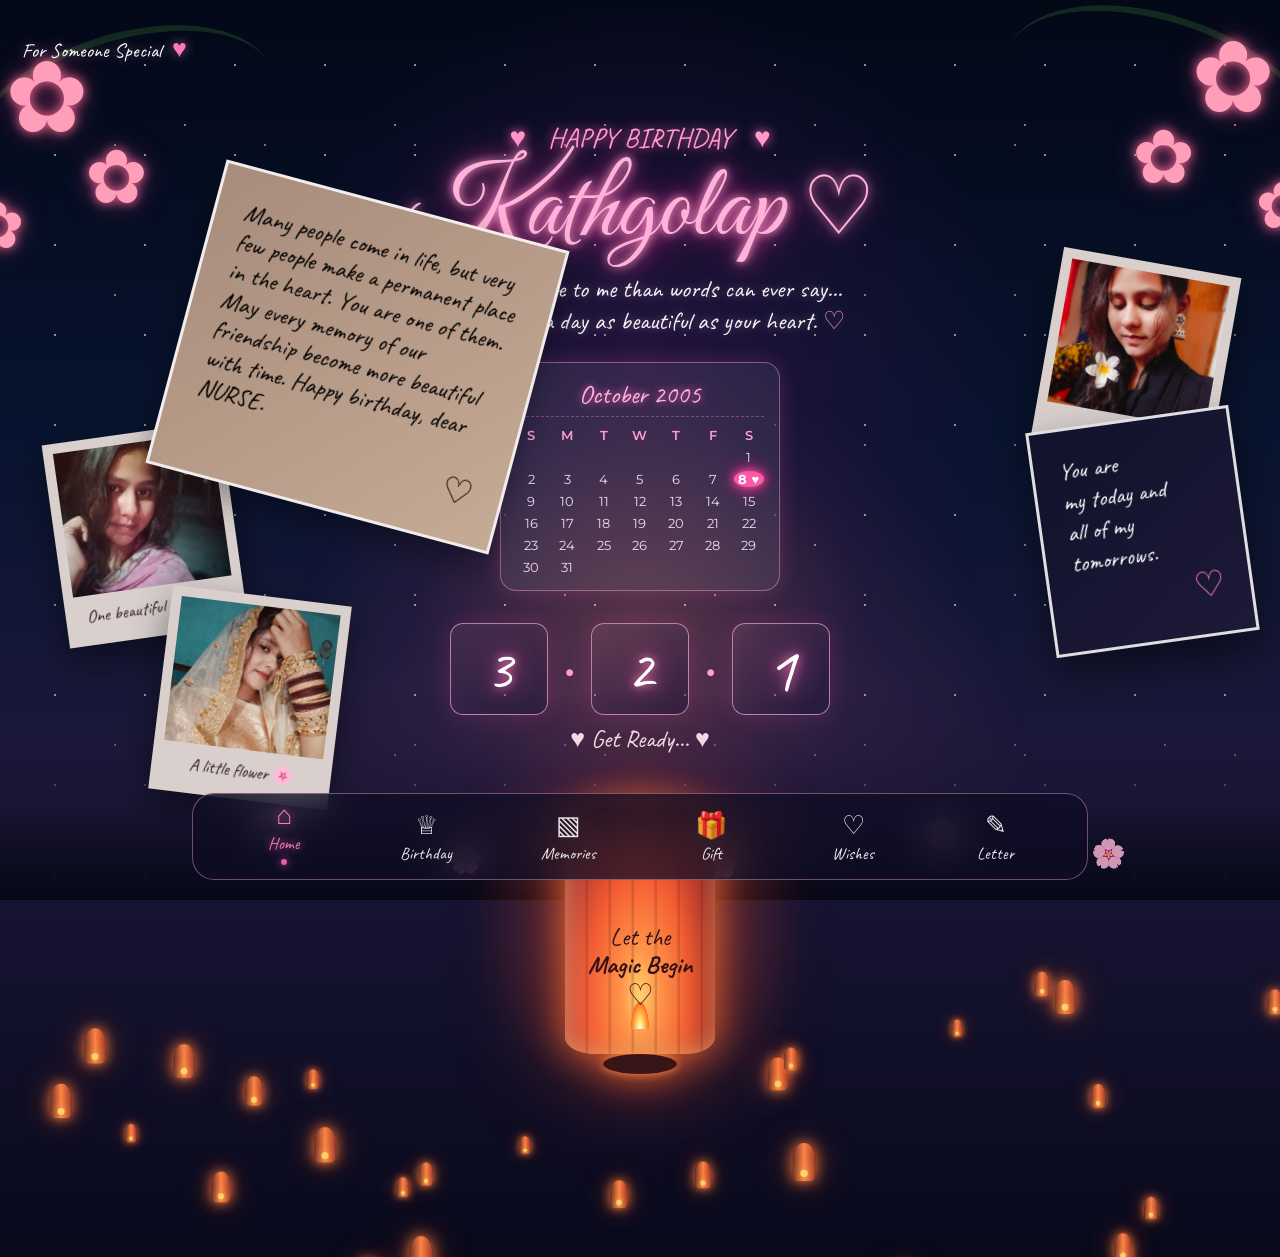
<file: index.html>
<!-- index.html -->
<!DOCTYPE html>
<html lang="en">
<head>
    <meta charset="UTF-8">
    <meta name="viewport" content="width=device-width, initial-scale=1.0">
    <title>Kathgolap ❤️</title>
    <link rel="preconnect" href="https://fonts.googleapis.com">
    <link rel="preconnect" href="https://fonts.gstatic.com" crossorigin>
    <link href="https://fonts.googleapis.com/css2?family=Caveat:wght@400;500;600;700&family=Great+Vibes&family=Montserrat:wght@400;500;600;700&display=swap" rel="stylesheet">
    <link rel="stylesheet" href="style.css">
</head>
<body>

    <!-- Background -->
    <div class="sky"></div>
    <div class="stars"></div>

    <!-- NAVBAR -->
    <nav class="top-nav">
     
        </div>
        <div class="nav-title">
            <small>For Someone Special</small>
            <span>♥</span>
        </div>

    </nav>

    <!-- Decorative Flowers -->
    <div class="flower flower-left">
        <div class="branch"></div>
        <div class="flower-shape f1">✿</div>
        <div class="flower-shape f2">✿</div>
        <div class="flower-shape f3">✿</div>
    </div>

    <div class="flower flower-right">
        <div class="branch"></div>
        <div class="flower-shape f1">✿</div>
        <div class="flower-shape f2">✿</div>
        <div class="flower-shape f3">✿</div>
    </div>

    <!-- Sky Lanterns -->
    <div id="lanternContainer"></div>

    <!-- SIDE CARDS -->
    <div class="side-card card-left-top">
        <div class="paper">
            <p>
               Many people come in life, 
               but very few people make a permanent place in the heart. 
               You are one of them. May every memory of our friendship become more beautiful with time. 
               Happy birthday, dear NURSE.
            </p>
            <span>♡</span>
        </div>
    </div>

    <div class="polaroid polaroid-left">
        <div class="photo photo-sunset"></div>
        <div class="caption">
            One beautiful memory...
        </div>
    </div>

    <div class="polaroid polaroid-left-bottom">
        <div class="photo photo-flower"></div>
        <div class="caption">
            A little flower 🌸
        </div>
    </div>

    <div class="polaroid polaroid-right">
        <div class="photo photo-kath"></div>
        <div class="caption">
            Kathgolap ♡
        </div>
    </div>

    <div class="side-card card-right-bottom">
        <div class="dark-paper">
            <p>
                You are<br>
                my today and<br>
                all of my<br>
                tomorrows.
            </p>
            <span>♡</span>
        </div>
    </div>

    <!-- MAIN CONTENT -->
    <main class="hero">
        <div class="small-title">
            <span>♥</span>
            HAPPY BIRTHDAY
            <span>♥</span>
        </div>

        <h1>
            Kathgolap
            <span class="heart-outline">♡</span>
        </h1>

        <p class="message">
            You mean more to me than words can ever say...<br>
            Wishing you a day as beautiful as your heart.
            <span>♡</span>
        </p>

        <!-- SPECIAL BIRTHDAY CALENDAR (8 October 2005) -->
        <div class="calendar-card">
            <div class="calendar-header">
                October 2005
            </div>
            <div class="calendar-grid">
                <span class="day-name">S</span>
                <span class="day-name">M</span>
                <span class="day-name">T</span>
                <span class="day-name">W</span>
                <span class="day-name">T</span>
                <span class="day-name">F</span>
                <span class="day-name">S</span>

                <!-- Empty slots for October 2005 (Starts on Saturday) -->
                <span></span><span></span><span></span><span></span><span></span><span></span>
                <span>1</span>
                <span>2</span><span>3</span><span>4</span><span>5</span><span>6</span><span>7</span>
                <span class="special-date">8 ♥</span>
                <span>9</span><span>10</span><span>11</span><span>12</span><span>13</span><span>14</span>
                <span>15</span><span>16</span><span>17</span><span>18</span><span>19</span><span>20</span>
                <span>21</span><span>22</span><span>23</span><span>24</span><span>25</span><span>26</span>
                <span>27</span><span>28</span><span>29</span><span>30</span><span>31</span>
            </div>
        </div>

        <!-- COUNTDOWN -->
        <div class="countdown-wrapper">
            <div class="count-box">
                <span id="count1">3</span>
            </div>
            <div class="dot">•</div>
            <div class="count-box">
                <span id="count2">2</span>
            </div>
            <div class="dot">•</div>
            <div class="count-box">
                <span id="count3">1</span>
            </div>
        </div>

        <div id="readyText" class="ready-text">
            ♥ Get Ready... ♥
        </div>

        <!-- BIG CENTRAL LANTERN -->
        <div class="big-lantern-area">
            <div class="lantern-glow"></div>
            <div class="big-lantern">
                <div class="lantern-top"></div>
                <div class="lantern-body">
                    <div class="lantern-lines"></div>
                    <div class="lantern-text">
                        Let the<br>
                        <strong>Magic Begin</strong>
                        <span>♡</span>
                    </div>
                    <div class="flame"></div>
                </div>
                <div class="lantern-bottom"></div>
            </div>
        </div>
    </main>

    <!-- WATER / GROUND -->
    <div class="ground">
        <div class="reflection"></div>
        <div class="petal p1">🌸</div>
        <div class="petal p2">🌸</div>
        <div class="petal p3">🌸</div>
        <div class="petal p4">🌸</div>
        <div class="petal p5">🌸</div>
    </div>

    <!-- BOTTOM NAVIGATION -->
    <div class="bottom-nav">
        <a href="index.html" class="nav-item active">
            <div>⌂</div>
            <span>Home</span>
        </a>

        <a href="birthday.html" class="nav-item">
            <div>♕</div>
            <span>Birthday</span>
        </a>

        <a href="memories.html" class="nav-item">
            <div>▧</div>
            <span>Memories</span>
        </a>

        <a href="gift.html" class="nav-item">
            <div>🎁</div>
            <span>Gift</span>
        </a>

        <a href="wishes.html" class="nav-item">
            <div>♡</div>
            <span>Wishes</span>
        </a>

        <a href="letter.html" class="nav-item">
            <div>✎</div>
            <span>Letter</span>
        </a>
    </div>

   

    <script src="script.js"></script>
</body>
</html>
</file>
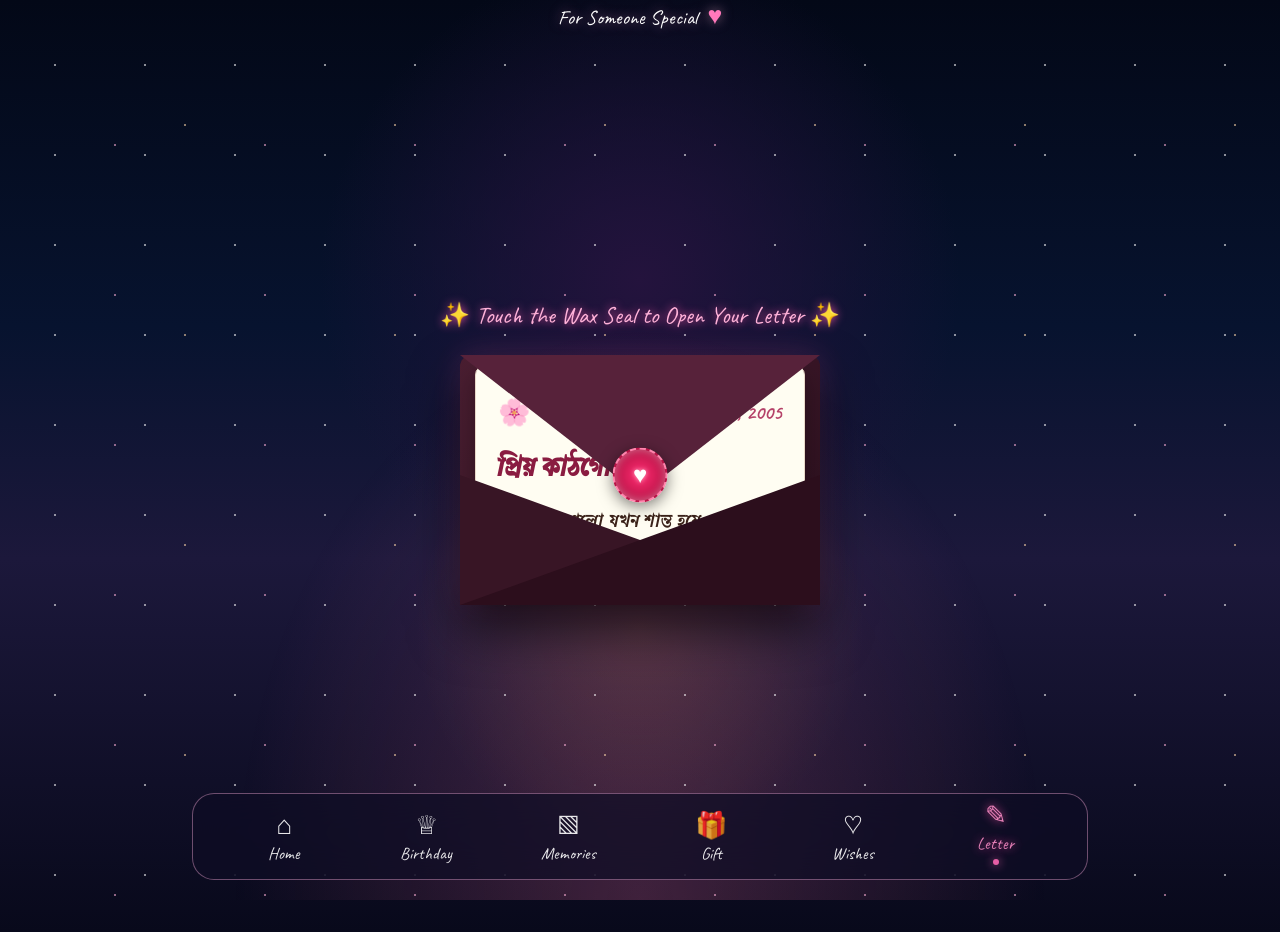
<file: letter.html>
<!DOCTYPE html>
<html lang="bn">
<head>
    <meta charset="UTF-8">
    <meta name="viewport" content="width=device-width, initial-scale=1.0">
    <title>A Special Letter For You ❤️ | Kathgolap</title>
    
    <link rel="preconnect" href="https://fonts.googleapis.com">
    <link rel="preconnect" href="https://fonts.gstatic.com" crossorigin>
    <link href="https://fonts.googleapis.com/css2?family=Caveat:wght@600;700&family=Galada&family=Hind+Siliguri:wght@400;500;600;700&display=swap" rel="stylesheet">
    
    <link rel="stylesheet" href="style.css">
    <link rel="stylesheet" href="letter-custom.css">
</head>
<body>

    <!-- Background -->
    <div class="sky"></div>
    <div class="stars"></div>

    <!-- NAVBAR -->
        <div class="nav-title">
            <small>For Someone Special</small>
            <span>♥</span>
        </div>
    </nav>

    <!-- Sky Lanterns -->
    <div id="lanternContainer"></div>

    <!-- MAIN ENVELOPE & LETTER CONTAINER -->
    <div class="letter-main-wrapper">
        
        <div class="click-hint" id="clickHint">
            ✨ Touch the Wax Seal to Open Your Letter ✨
        </div>

        <div class="envelope-wrapper" id="envelopeWrapper">
            
            <!-- Envelope Back -->
            <div class="envelope-back"></div>

            <!-- Letter Paper Inside -->
            <div class="letter-paper" id="letterPaper">
                <div class="paper-texture"></div>
                
                <div class="letter-header">
                    <span class="flower-icon">🌸</span>
                    <span class="date-stamp">8th October, 2005</span>
                </div>

                <div class="letter-content">
                    <h2 class="salutation">প্রিয় কাঠগোলাপ,</h2>
                    
                    <p class="paragraph">
                        গোধূলির আলো যখন শান্ত হয়ে নেমে আসে, তখন কিছু কথা বাতাসে ভেসে বেড়ায়, যে কথাগুলো সাধারণ কোনো শব্দের ক্যানভাসে লিখে প্রকাশ করা সম্ভব নয়।
                    </p>

                    <p class="paragraph">
                        তোমার নামটা শোনামাত্রই মনের গহীনে একগুচ্ছ তাজা কাঠগোলাপের স্নিগ্ধ সুবাস ছড়িয়ে পড়ে। নার্সিংএর কঠিন পড়াশুনার ব্যস্ততা শেষে যখন ক্লান্তি মাখা মুখে তুমি মিষ্টি একটা হাসি দাও, ঠিক তখনই মনে হয়—এই পৃথিবীর সমস্ত সৌন্দর্য আর পবিত্রতা এসে ভর করেছে ওই এক চিলতে হাসিতে। 
                    </p>

                    <p class="paragraph">
                        রোগীদের সেবায় তোমার নরম হাতের ছোঁয়া আর মমতাময় উপস্থিতি সত্যি অনন্য। তুমি শুধু রুগীদের ভালোবাসা হইয়ো, তুমি রুগীদের প্রতিটি নিঃশ্বাসে জড়িয়ে থাকা এক রাজকীয় রূপকথা হইয়ো । 
                    </p>

                    <p class="paragraph">
                        <b>❝জিবনকে কঠিন করে নিয়ে চলার পথ বন্ধ করতে নেই কাঠগোলাপ।  জিবনে কি হচ্ছে হইতে থাক, চলমান স্রোতের মতো।  সেসব নিয়ে ভেবে কি লাভ যা চলে গেছে?❞</b>
                    </p>

                    <p class="paragraph">
                        শরতের এই শুভক্ষণে তোমার আগামী দিনের পথচলা হোক আরও স্বাধীন, আরও মায়াবী। পৃথিবীর সব সুন্দর আলো আজ তোমাকে ছুঁয়ে থাকুক। তোমার এই বিশেষ জন্মদিনে সৃষ্টিকর্তার কাছে প্রার্থনা করি, জীবনের প্রতিটি পদক্ষেপ যেন তোমার অনাবিল সুখে আর শান্তিতে ভরে ওঠে। সব সময় ঠিক এভাবেই হেসে যেও... কারণ তোমার ওই হাসিটাই যে আমায় ভালো থাকতে সাহায্য করে!
                    </p>

                    <div class="letter-footer">
                        <p class="wish">শুভ জন্মদিন, <br>
                            আমার প্রিয় কাঠগোলাপ! 🤍</p>
                        <div class="signature">
                            <span></span>
                            <strong>তোমার কবি মশাই ♥</strong>
                        </div>
                    </div>
                </div>
            </div>

            <!-- Envelope Flap (Top) -->
            <div class="envelope-flap" id="envelopeFlap"></div>

            <!-- Envelope Pocket (Front) -->
            <div class="envelope-front"></div>

            <!-- Wax Seal -->
            <div class="wax-seal" id="waxSeal">
                <span>♥</span>
            </div>

        </div>

    </div>

    <!-- BOTTOM NAVIGATION -->
    <div class="bottom-nav">
        <a href="index.html" class="nav-item">
            <div>⌂</div>
            <span>Home</span>
        </a>

        <a href="birthday.html" class="nav-item">
            <div>♕</div>
            <span>Birthday</span>
        </a>

        <a href="memories.html" class="nav-item">
            <div>▧</div>
            <span>Memories</span>
        </a>

        <a href="gift.html" class="nav-item">
            <div>🎁</div>
            <span>Gift</span>
        </a>

        <a href="wishes.html" class="nav-item">
            <div>♡</div>
            <span>Wishes</span>
        </a>

        <a href="letter.html" class="nav-item active">
            <div>✎</div>
            <span>Letter</span>
        </a>
    </div>

    <script src="script.js"></script>
    <script>
        // Envelope Open Animation JS
        const envelopeWrapper = document.getElementById('envelopeWrapper');
        const waxSeal = document.getElementById('waxSeal');
        const clickHint = document.getElementById('clickHint');

        waxSeal.addEventListener('click', () => {
            envelopeWrapper.classList.toggle('open');
            if(envelopeWrapper.classList.contains('open')){
                clickHint.style.opacity = '0';
            } else {
                clickHint.style.opacity = '1';
            }
        });
    </script>
</body>
</html>
</file>
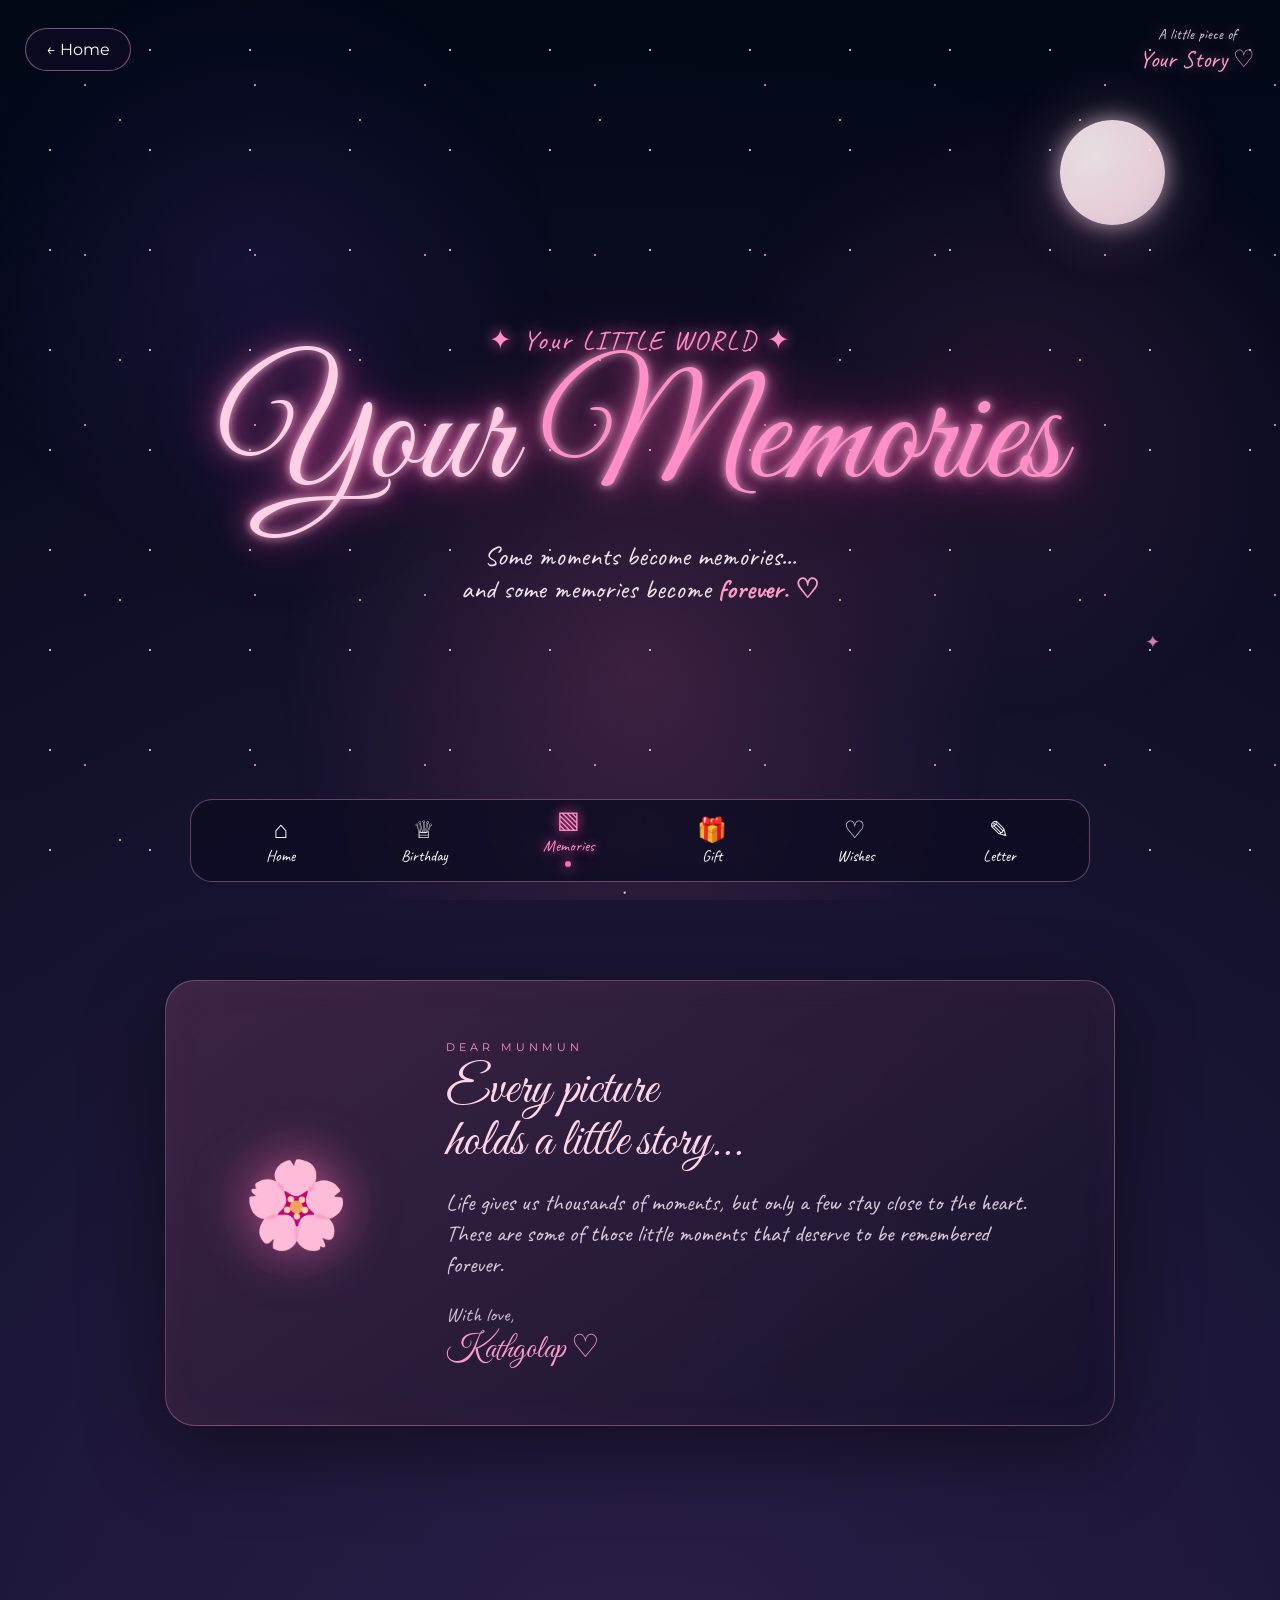
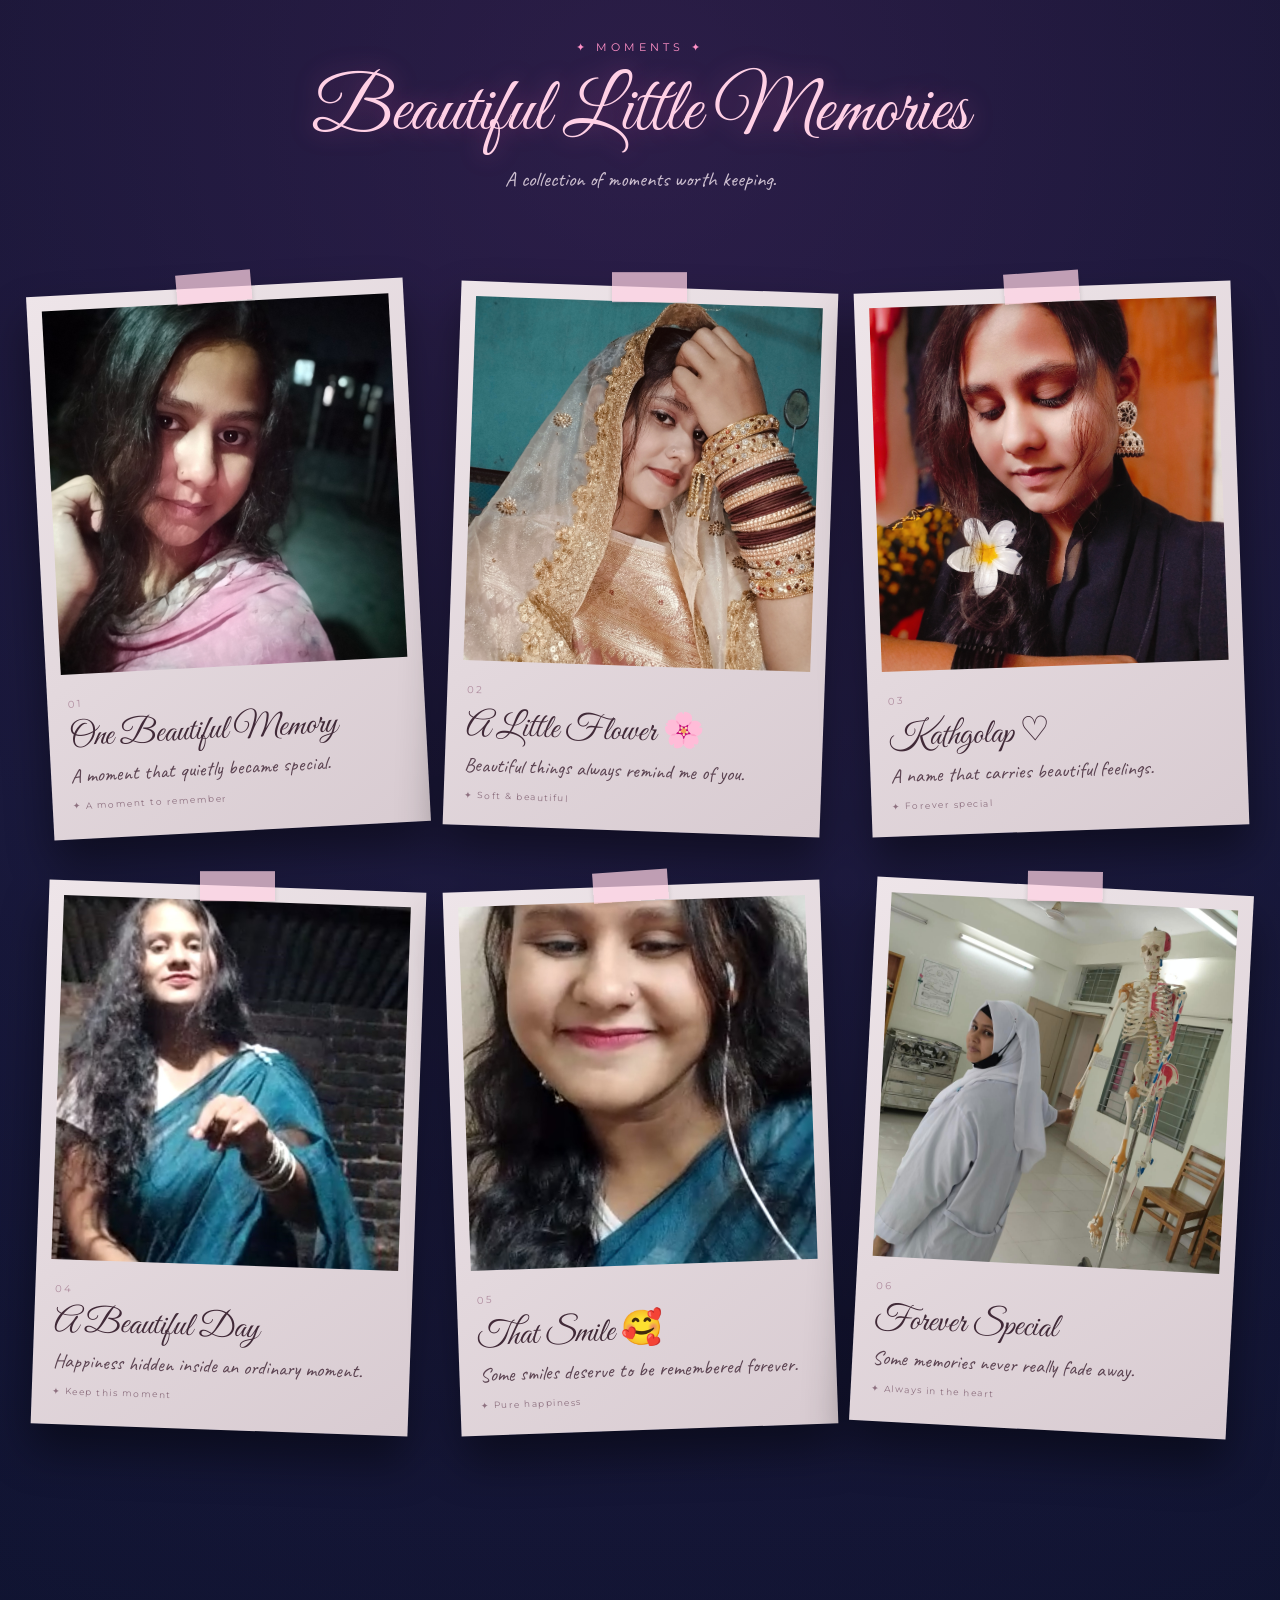
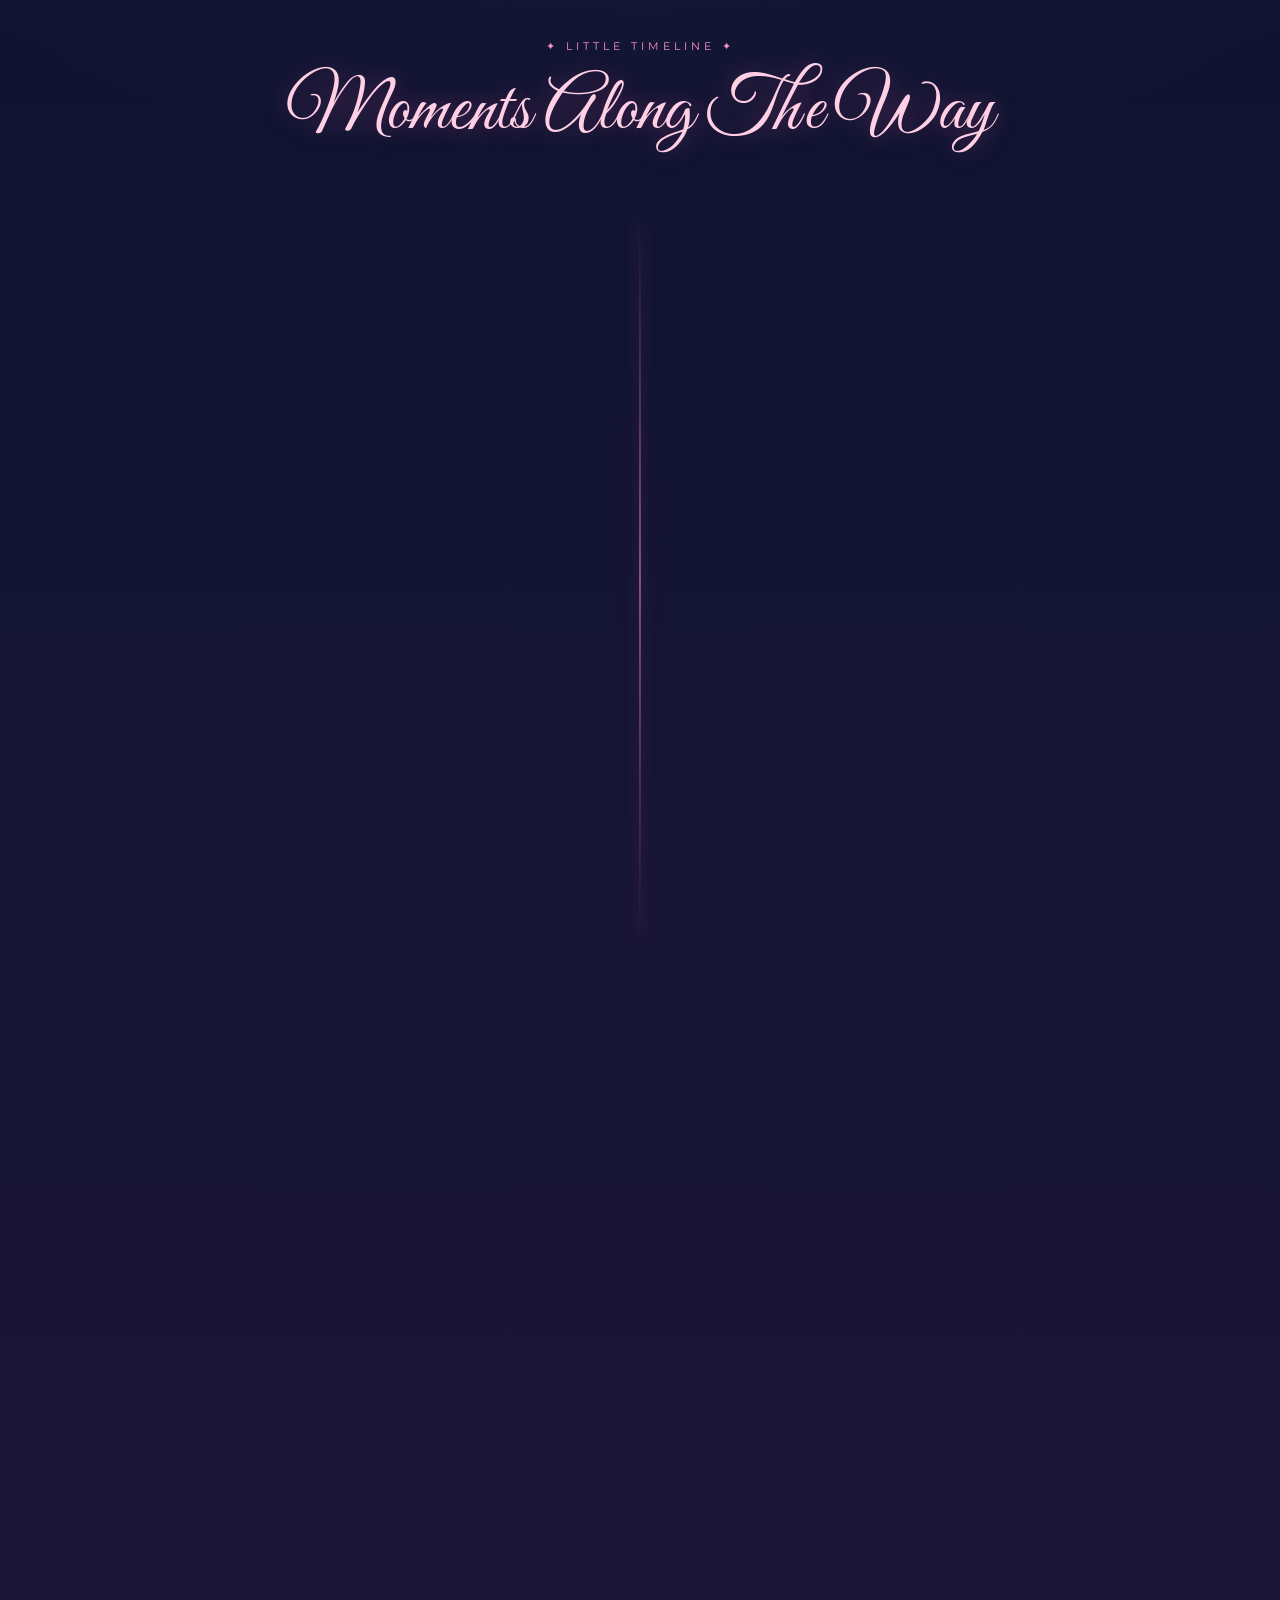
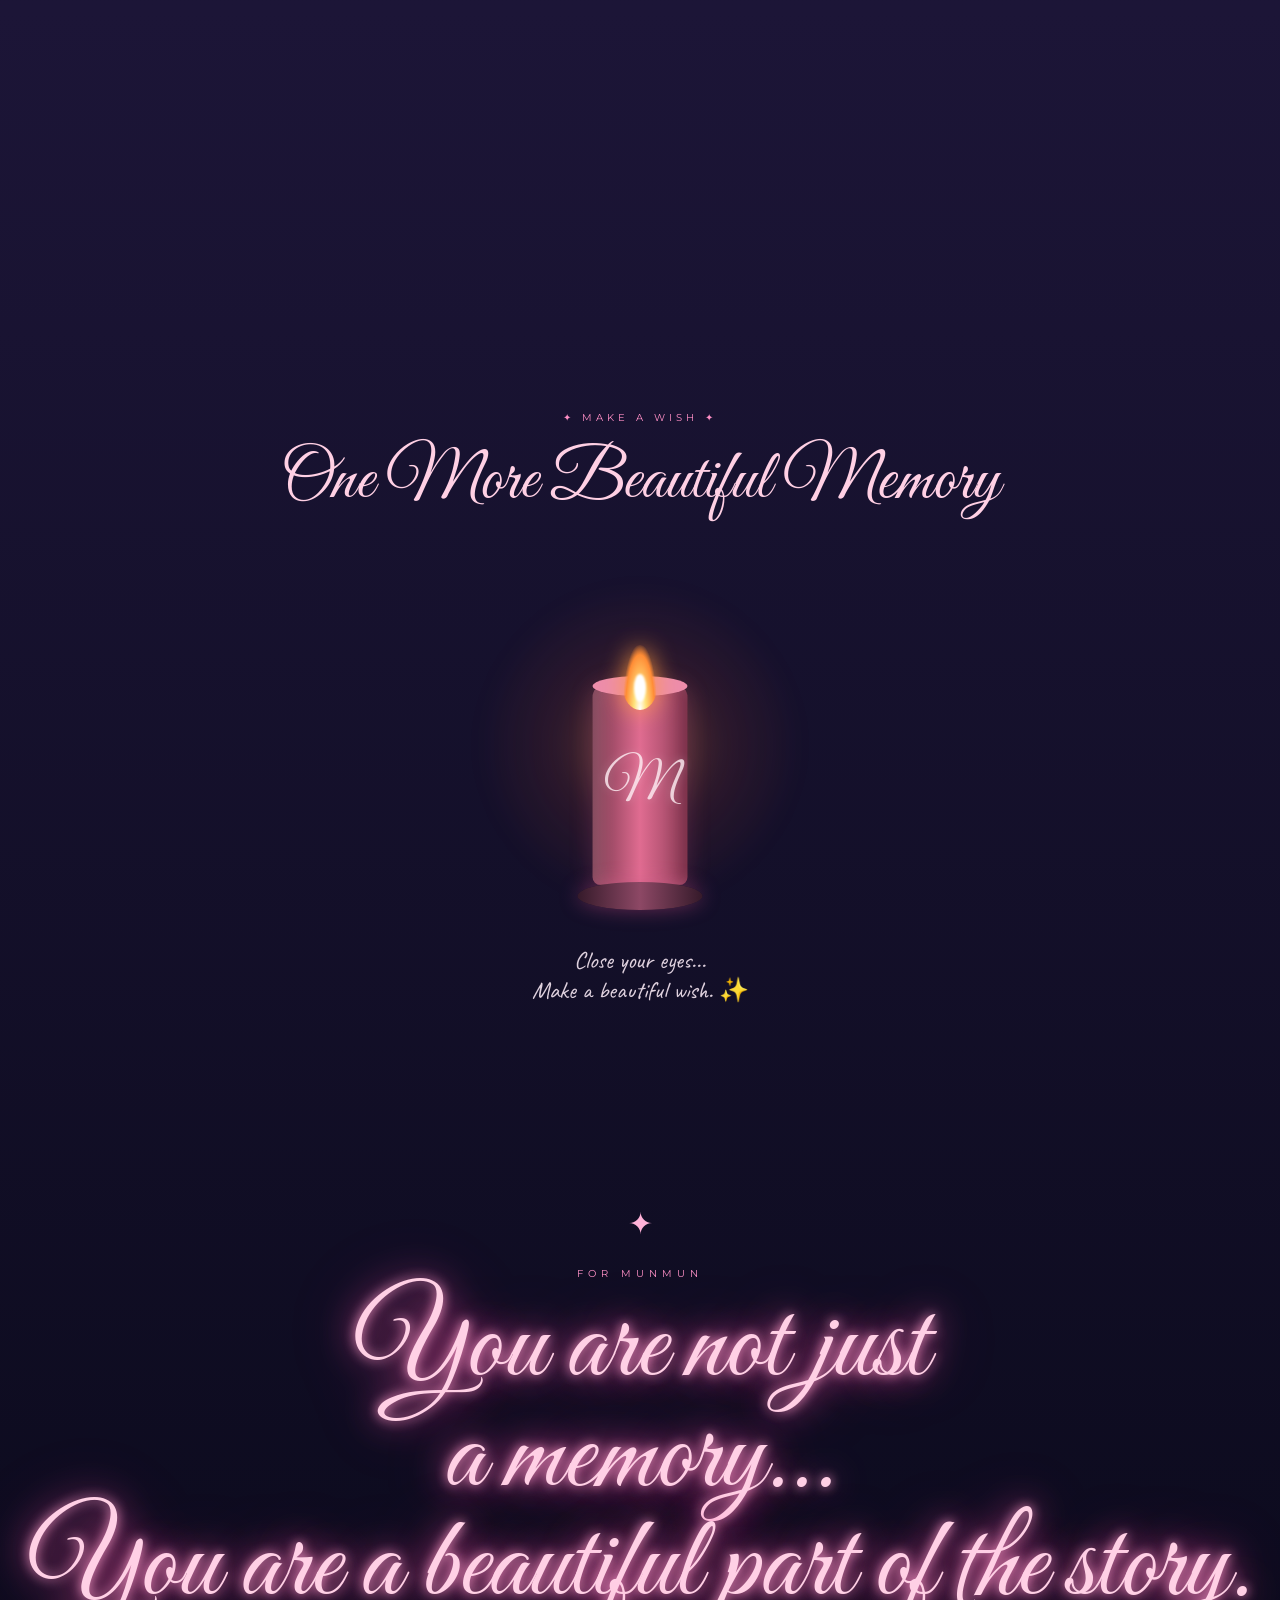
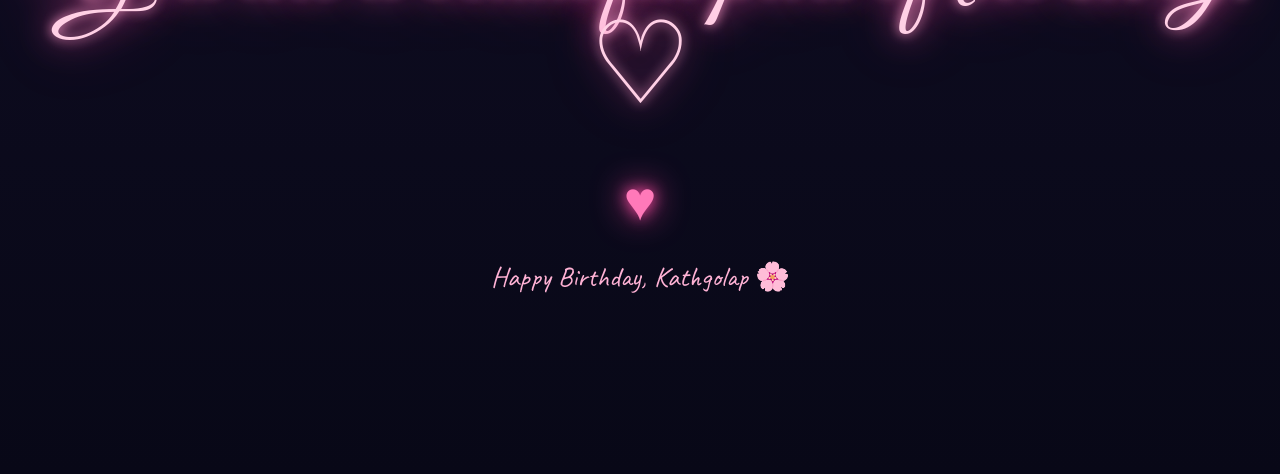
<file: memories.html>
<!DOCTYPE html>
<html lang="en">

<head>

    <meta charset="UTF-8">

    <meta name="viewport"
          content="width=device-width, initial-scale=1.0">

    <title>Your Memories ❤️ | Kathgolap</title>

    <link rel="preconnect"
          href="https://fonts.googleapis.com">

    <link rel="preconnect"
          href="https://fonts.gstatic.com"
          crossorigin>

    <link href="https://fonts.googleapis.com/css2?family=Caveat:wght@400;500;600;700&family=Great+Vibes&family=Montserrat:wght@400;500;600;700&display=swap"
          rel="stylesheet">

    <link rel="stylesheet"
          href="memories.css">

</head>


<body>


    <!-- =================================================
         BACKGROUND
    ================================================== -->

    <div class="sky"></div>

    <div class="stars"></div>

    <div class="moon">
        <div class="moon-glow"></div>
    </div>


    <!-- =================================================
         CONTINUOUS FANUSH
    ================================================== -->

    <div id="lanternContainer"></div>


    <!-- =================================================
         FLOATING HEARTS
    ================================================== -->

    <div id="heartContainer"></div>


    <!-- =================================================
         TOP NAV
    ================================================== -->

    <nav class="top-nav">

        <a href="index.html"
           class="back-btn">

            ← Home

        </a>


        <div class="nav-center">

            <small>
                A little piece of
            </small>

            <span>
                Your Story ♡
            </span>

        </div>
    </nav>


    <!-- =================================================
         HERO
    ================================================== -->

    <main>


        <section class="memory-hero">


            <div class="hero-small">

                ✦ Your LITTLE WORLD ✦

            </div>


            <h1>

                Your
                <span>Memories</span>



            </h1>


            <p>

                Some moments become memories...
                <br>

                and some memories become
                <strong>forever. ♡</strong>

            </p>


            <div class="scroll-indicator">

                <span>
                    ↓
                </span>

                <small>
                    scroll through your memories
                </small>

            </div>


        </section>


        <!-- =================================================
             MEMORY INTRO CARD
        ================================================== -->

        <section class="intro-section">


            <div class="intro-card">


                <div class="intro-flower">
                    🌸
                </div>


                <div class="intro-content">

                    <span class="intro-label">
                        DEAR MUNMUN
                    </span>


                    <h2>
                        Every picture
                        <br>
                        holds a little story...
                    </h2>


                    <p>

                        Life gives us thousands of moments,
                        but only a few stay close to the heart.

                        These are some of those little moments
                        that deserve to be remembered forever.

                    </p>


                    <div class="signature">

                        With love,
                        <br>

                        <span>
                            Kathgolap ♡
                        </span>

                    </div>

                </div>


            </div>


        </section>


        <!-- =================================================
             MEMORY GALLERY
        ================================================== -->

        <section class="gallery-section">


            <div class="section-heading">

                <span>
                    ✦ MOMENTS ✦
                </span>

                <h2>
                    Beautiful Little Memories
                </h2>

                <p>
                    A collection of moments worth keeping.
                </p>

            </div>


            <div class="memory-grid">


                <!-- CARD 1 -->

                <article class="memory-card card-one">

                    <div class="tape"></div>

                    <div class="memory-photo photo-one"></div>

                    <div class="card-content">

                        <span class="memory-number">
                            01
                        </span>

                        <h3>
                            One Beautiful Memory
                        </h3>

                        <p>
                            A moment that quietly
                            became special.
                        </p>

                        <span class="memory-date">
                            ✦ A moment to remember
                        </span>

                    </div>

                </article>


                <!-- CARD 2 -->

                <article class="memory-card card-two">

                    <div class="tape"></div>

                    <div class="memory-photo photo-two"></div>

                    <div class="card-content">

                        <span class="memory-number">
                            02
                        </span>

                        <h3>
                            A Little Flower 🌸
                        </h3>

                        <p>
                            Beautiful things always
                            remind me of you.
                        </p>

                        <span class="memory-date">
                            ✦ Soft & beautiful
                        </span>

                    </div>

                </article>


                <!-- CARD 3 -->

                <article class="memory-card card-three">

                    <div class="tape"></div>

                    <div class="memory-photo photo-three"></div>

                    <div class="card-content">

                        <span class="memory-number">
                            03
                        </span>

                        <h3>
                            Kathgolap ♡
                        </h3>

                        <p>
                            A name that carries
                            beautiful feelings.
                        </p>

                        <span class="memory-date">
                            ✦ Forever special
                        </span>

                    </div>

                </article>


                <!-- CARD 4 -->

                <article class="memory-card card-four">

                    <div class="tape"></div>

                    <div class="memory-photo photo-four"></div>

                    <div class="card-content">

                        <span class="memory-number">
                            04
                        </span>

                        <h3>
                            A Beautiful Day
                        </h3>

                        <p>
                            Happiness hidden inside
                            an ordinary moment.
                        </p>

                        <span class="memory-date">
                            ✦ Keep this moment
                        </span>

                    </div>

                </article>


                <!-- CARD 5 -->

                <article class="memory-card card-five">

                    <div class="tape"></div>

                    <div class="memory-photo photo-five"></div>

                    <div class="card-content">

                        <span class="memory-number">
                            05
                        </span>

                        <h3>
                            That Smile 🥰
                        </h3>

                        <p>
                            Some smiles deserve
                            to be remembered forever.
                        </p>

                        <span class="memory-date">
                            ✦ Pure happiness
                        </span>

                    </div>

                </article>


                <!-- CARD 6 -->

                <article class="memory-card card-six">

                    <div class="tape"></div>

                    <div class="memory-photo photo-six"></div>

                    <div class="card-content">

                        <span class="memory-number">
                            06
                        </span>

                        <h3>
                            Forever Special
                        </h3>

                        <p>
                            Some memories never
                            really fade away.
                        </p>

                        <span class="memory-date">
                            ✦ Always in the heart
                        </span>

                    </div>

                </article>


            </div>


        </section>


        <!-- =================================================
             TIMELINE
        ================================================== -->

        <section class="timeline-section">


            <div class="section-heading">

                <span>
                    ✦ LITTLE TIMELINE ✦
                </span>

                <h2>
                    Moments Along The Way
                </h2>

            </div>


            <div class="timeline">


                <div class="timeline-item">

                    <div class="timeline-dot">
                        ♥
                    </div>

                    <div class="timeline-card">

                        <small>
                            A LITTLE MOMENT
                        </small>

                        <h3>
                            The beginning of something beautiful
                        </h3>

                        <p>
                            Sometimes the smallest moments
                            create the biggest memories.
                        </p>

                    </div>

                </div>


                <div class="timeline-item">

                    <div class="timeline-dot">
                        ✦
                    </div>

                    <div class="timeline-card">

                        <small>
                            A BEAUTIFUL DAY
                        </small>

                        <h3>
                            Another memory to keep
                        </h3>

                        <p>
                            Days pass, but beautiful memories
                            stay with us.
                        </p>

                    </div>

                </div>


                <div class="timeline-item">

                    <div class="timeline-dot">
                        ♡
                    </div>

                    <div class="timeline-card">

                        <small>
                            TODAY
                        </small>

                        <h3>
                            Still making memories
                        </h3>

                        <p>
                            And hopefully, there will be
                            many more beautiful moments ahead.
                        </p>

                    </div>

                </div>


            </div>


        </section>


        <!-- =================================================
             SPECIAL LETTER
        ================================================== -->

        <section class="letter-section">


            <div class="letter-card">

                <span class="letter-label">
                    A LITTLE NOTE
                </span>


                <h2>
                    Kathgolap
                </h2>


                <div class="letter-line"></div>


                <p>

                    
Maybe one day you will look back on these little moments and smile. You may forget the exact day, time, or what you talked about. But I hope you never forget how beautiful those moments were.


                </p>


                <p>

                    So here's wishing you all the best for every smile, every little conversation, every unexpected moment, and every memory that will make life a little more beautiful.




                </p>


                <div class="letter-signature">

                    Always special,

                    <span>
                        Kavimashai ♡
                    </span>

                </div>


                <div class="letter-decoration bottom">
                    ♡
                </div>


            </div>


        </section>


        <!-- =================================================
             CANDLE
        ================================================== -->

        <section class="candle-section">


            <div class="candle-title">

                <span>
                    ✦ MAKE A WISH ✦
                </span>

                <h2>
                    One More Beautiful Memory
                </h2>

            </div>


            <div class="candle-area">


                <div class="candle-glow"></div>


                <div class="candle">

                    <div class="candle-flame">

                        <div class="flame-inner"></div>

                    </div>

                    <div class="candle-body">

                        <span>
                            M
                        </span>

                    </div>

                    <div class="candle-base"></div>

                </div>


            </div>


            <p class="wish-text">

                Close your eyes...

                <br>

                Make a beautiful wish. ✨

            </p>


        </section>


        <!-- =================================================
             FINAL MESSAGE
        ================================================== -->

        <section class="final-section">


            <div class="final-stars">
                ✦
            </div>


            <span>
                FOR MUNMUN
            </span>


            <h2>

                You are not just
                <br>

                a memory...<br>

                You are a beautiful part of the story. ♡

            </h2>


            <div class="final-heart">
                ♥
            </div>


            <p>
                Happy Birthday, Kathgolap 🌸
            </p>


        </section>


    </main>


    <!-- =================================================
         BOTTOM NAV
    ================================================== -->

    <nav class="bottom-nav">


        <a href="index.html"
           class="nav-item">

            <div>⌂</div>

            <span>
                Home
            </span>

        </a>


        <a href="birthday.html"
           class="nav-item">

            <div>♕</div>

            <span>
                Birthday
            </span>

        </a>


        <a href="memories.html"
           class="nav-item active">

            <div>▧</div>

            <span>
                Memories
            </span>

        </a>


        <a href="gift.html"
           class="nav-item">

            <div>🎁</div>

            <span>
                Gift
            </span>

        </a>


        <a href="wishes.html"
           class="nav-item">

            <div>♡</div>

            <span>
                Wishes
            </span>

        </a>


        <a href="letter.html"
           class="nav-item">

            <div>✎</div>

            <span>
                Letter
            </span>

        </a>


    </nav>


    <script src="memories.js"></script>

</body>

</html>
</file>
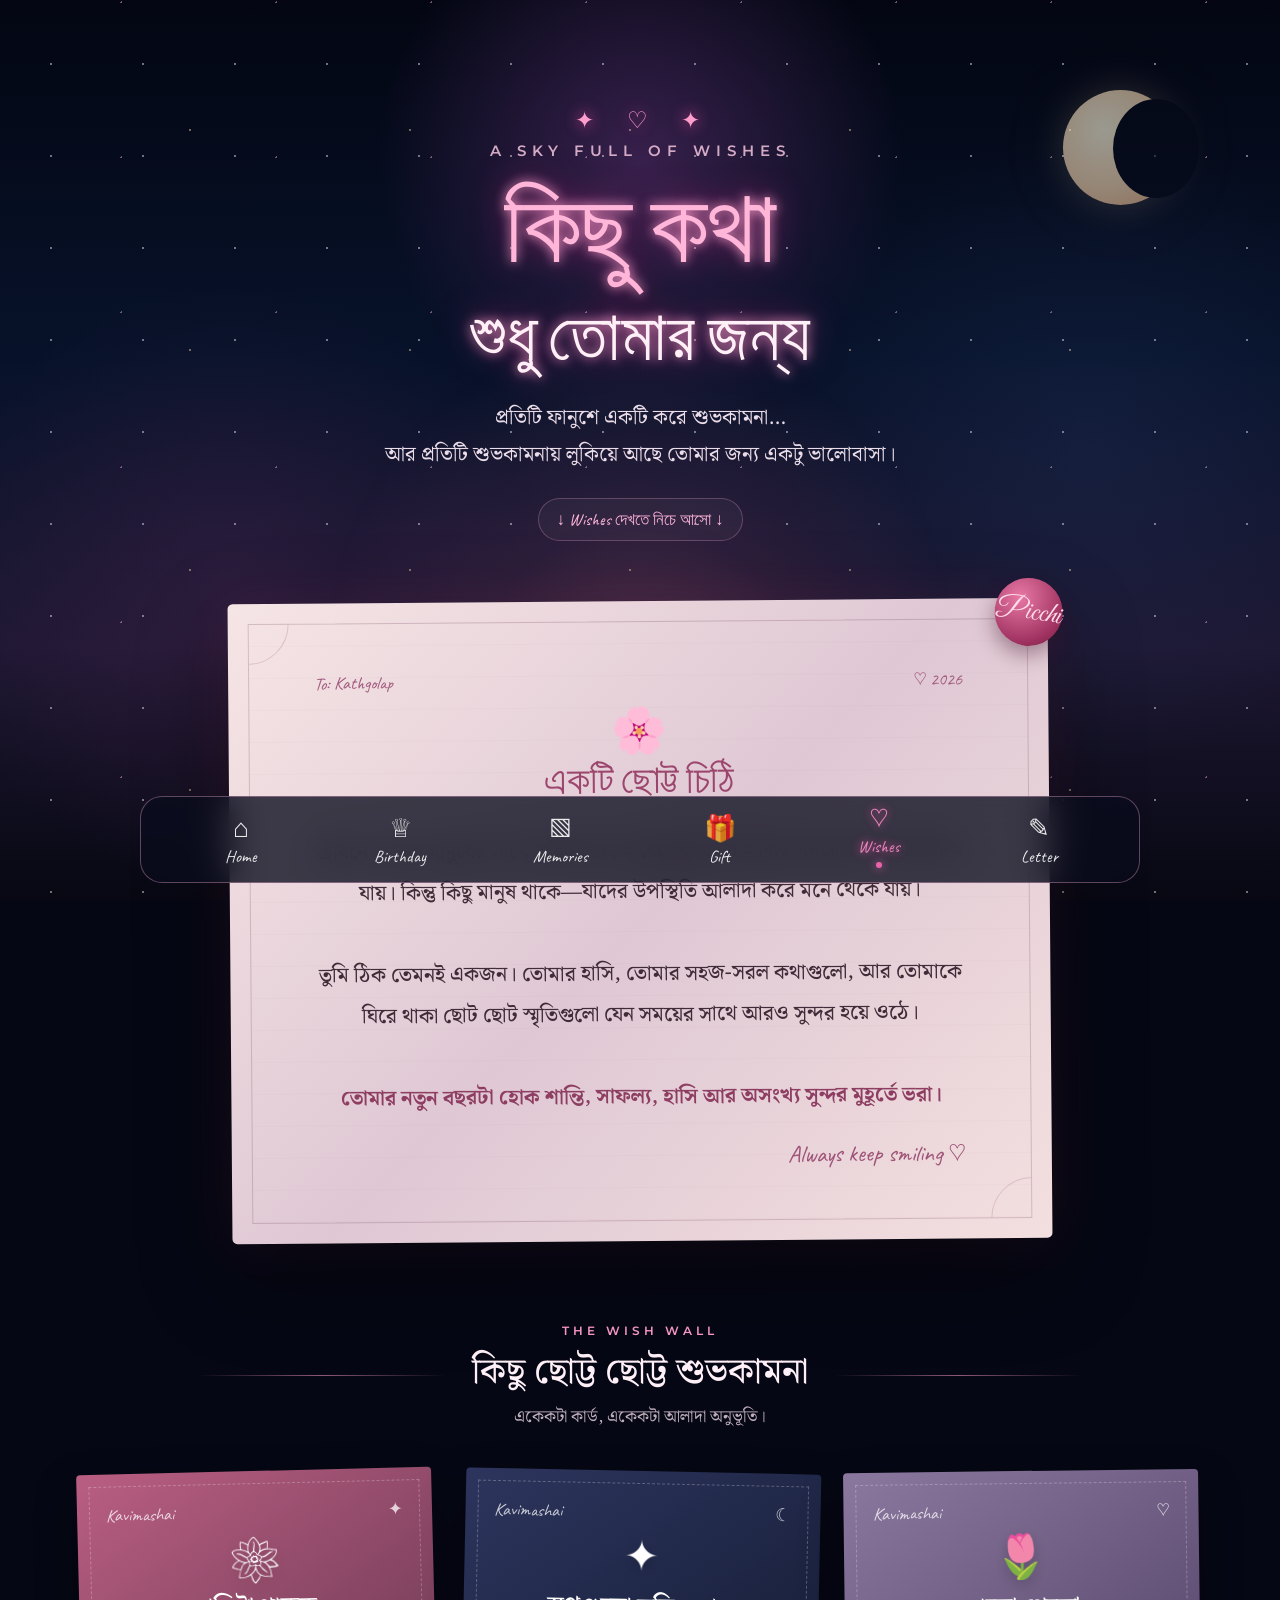
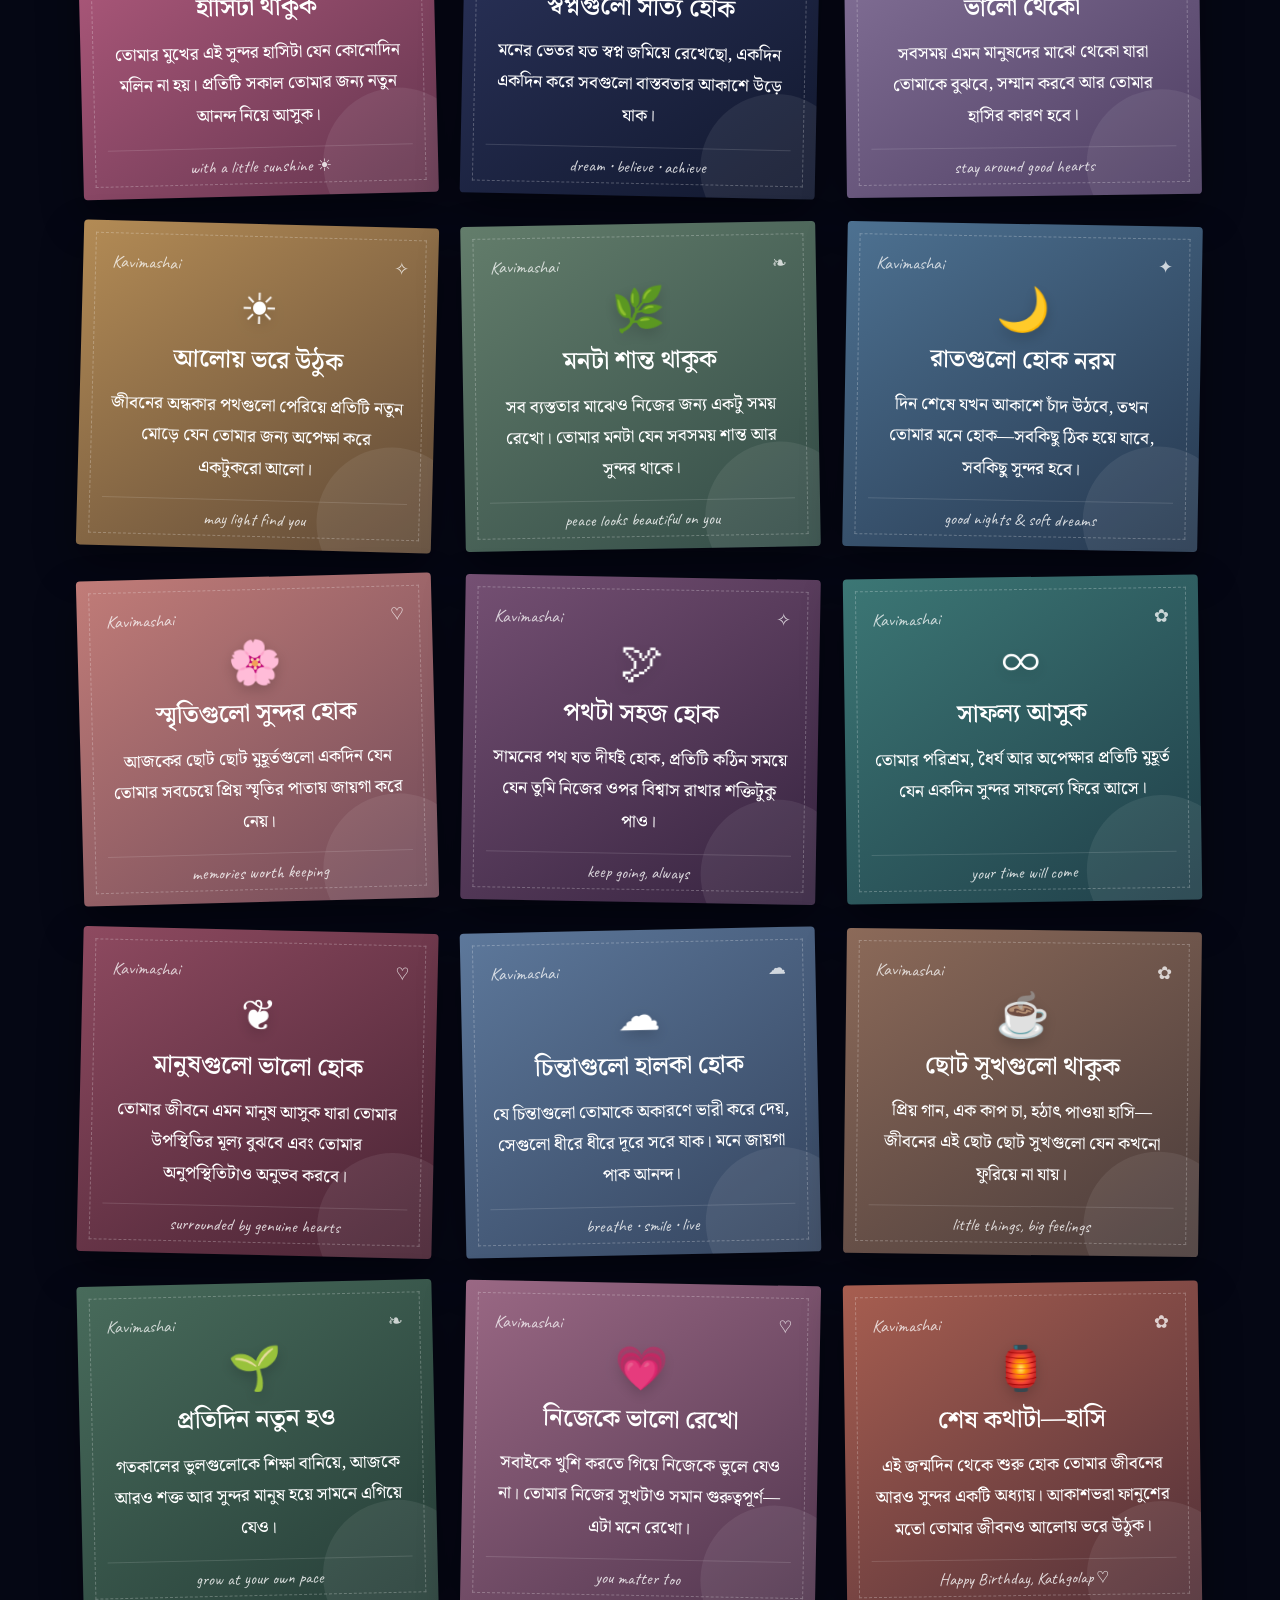
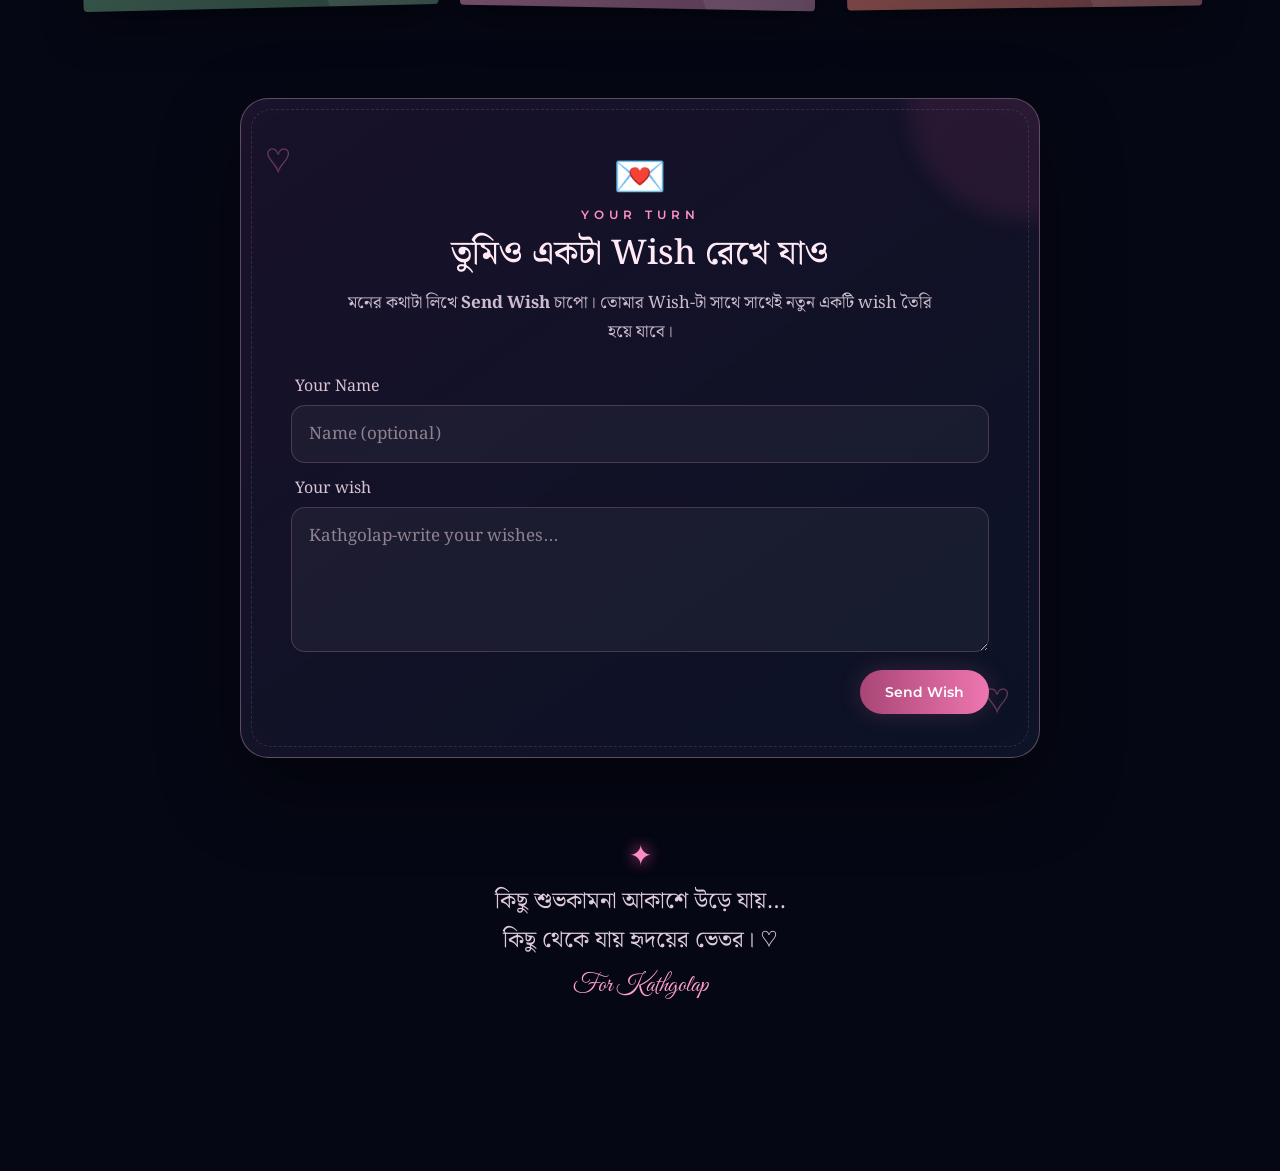
<file: wishes.html>
<!DOCTYPE html>
<html lang="bn">
<head>
  <meta charset="UTF-8">
  <meta name="viewport" content="width=device-width, initial-scale=1.0">
  <title>Wishes for Kathgolap ♡</title>

  <link rel="preconnect" href="https://fonts.googleapis.com">
  <link rel="preconnect" href="https://fonts.gstatic.com" crossorigin>
  <link href="https://fonts.googleapis.com/css2?family=Caveat:wght@400;500;600;700&family=Great+Vibes&family=Noto+Serif+Bengali:wght@400;500;600;700&family=Montserrat:wght@400;500;600;700&display=swap" rel="stylesheet">

  <link rel="stylesheet" href="wishes.css">
</head>

<body>
  <div class="sky"></div>
  <div class="moon"></div>
  <div class="stars"></div>

  <!-- Unlimited-looking continuous lantern stream -->
  <div id="lanternContainer"></div>

  <!-- Floating petals -->
  <div id="petalContainer"></div>

  <header class="wish-header">
    <div class="top-sparkles">✦　♡　✦</div>
    <div class="eyebrow">A SKY FULL OF WISHES</div>
    <h1>কিছু কথা <span>শুধু তোমার জন্য</span></h1>
    <p>প্রতিটি ফানুশে একটি করে শুভকামনা…<br>আর প্রতিটি শুভকামনায় লুকিয়ে আছে তোমার জন্য একটু ভালোবাসা।</p>
    <a class="scroll-hint" href="#wishWall">↓ Wishes দেখতে নিচে আসো ↓</a>
  </header>

  <main class="wishes-page">

    <!-- HERO LETTER -->
    <section class="hero-letter">
      <div class="letter-glow"></div>
      <div class="wax-seal">Picchi</div>
      <div class="letter-inner">
        <div class="letter-top">
          <span>To: Kathgolap</span>
          <span>♡ 2026</span>
        </div>

        <div class="letter-icon">🌸</div>
        <div class="letter-title">একটি ছোট্ট চিঠি</div>

        <p>
          জীবনে অনেক মানুষের সাথে পরিচয় হয়, অনেকেই আসে আবার সময়ের সাথে হারিয়েও যায়।
          কিন্তু কিছু মানুষ থাকে—যাদের উপস্থিতি আলাদা করে মনে থেকে যায়।
          <br><br>
          তুমি ঠিক তেমনই একজন। তোমার হাসি, তোমার সহজ-সরল কথাগুলো,
          আর তোমাকে ঘিরে থাকা ছোট ছোট স্মৃতিগুলো যেন সময়ের সাথে আরও সুন্দর হয়ে ওঠে।
          <br><br>
          <strong>তোমার নতুন বছরটা হোক শান্তি, সাফল্য, হাসি আর অসংখ্য সুন্দর মুহূর্তে ভরা।</strong>
        </p>

        <div class="letter-sign">Always keep smiling ♡</div>
      </div>
    </section>

    <!-- COUNTER -->
    <section class="wish-intro" id="wishWall">
      <div class="intro-line"></div>
      <div>
        <span class="tiny-label">THE WISH WALL</span>
        <h2> কিছু ছোট্ট ছোট্ট শুভকামনা</h2>
        <p>একেকটা কার্ড, একেকটা আলাদা অনুভূতি।</p>
      </div>
      <div class="intro-line"></div>
    </section>

    <section class="wish-grid" id="presetWishes">

      <article class="wish-card card-rose">
        <div class="card-top"><span>Kavimashai</span><span>✦</span></div>
        <div class="ornament">❀</div>
        <h3>হাসিটা থাকুক</h3>
        <p>তোমার মুখের এই সুন্দর হাসিটা যেন কোনোদিন মলিন না হয়। প্রতিটি সকাল তোমার জন্য নতুন আনন্দ নিয়ে আসুক।</p>
        <div class="card-footer">with a little sunshine ☀</div>
      </article>

      <article class="wish-card card-night">
        <div class="card-top"><span>Kavimashai</span><span>☾</span></div>
        <div class="ornament">✦</div>
        <h3>স্বপ্নগুলো সত্যি হোক</h3>
        <p>মনের ভেতর যত স্বপ্ন জমিয়ে রেখেছো, একদিন একদিন করে সবগুলো বাস্তবতার আকাশে উড়ে যাক।</p>
        <div class="card-footer">dream • believe • achieve</div>
      </article>

      <article class="wish-card card-lilac">
        <div class="card-top"><span>Kavimashai</span><span>♡</span></div>
        <div class="ornament">🌷</div>
        <h3>ভালো থেকো</h3>
        <p>সবসময় এমন মানুষদের মাঝে থেকো যারা তোমাকে বুঝবে, সম্মান করবে আর তোমার হাসির কারণ হবে।</p>
        <div class="card-footer">stay around good hearts</div>
      </article>

      <article class="wish-card card-gold">
        <div class="card-top"><span>Kavimashai</span><span>✧</span></div>
        <div class="ornament">☀</div>
        <h3>আলোয় ভরে উঠুক</h3>
        <p>জীবনের অন্ধকার পথগুলো পেরিয়ে প্রতিটি নতুন মোড়ে যেন তোমার জন্য অপেক্ষা করে একটুকরো আলো।</p>
        <div class="card-footer">may light find you</div>
      </article>

      <article class="wish-card card-sage">
        <div class="card-top"><span>Kavimashai</span>❧</span></div>
        <div class="ornament">🌿</div>
        <h3>মনটা শান্ত থাকুক</h3>
        <p>সব ব্যস্ততার মাঝেও নিজের জন্য একটু সময় রেখো। তোমার মনটা যেন সবসময় শান্ত আর সুন্দর থাকে।</p>
        <div class="card-footer">peace looks beautiful on you</div>
      </article>

      <article class="wish-card card-blue">
        <div class="card-top"><span>Kavimashai</span><span>✦</span></div>
        <div class="ornament">🌙</div>
        <h3>রাতগুলো হোক নরম</h3>
        <p>দিন শেষে যখন আকাশে চাঁদ উঠবে, তখন তোমার মনে হোক—সবকিছু ঠিক হয়ে যাবে, সবকিছু সুন্দর হবে।</p>
        <div class="card-footer">good nights & soft dreams</div>
      </article>

      <article class="wish-card card-peach">
        <div class="card-top"><span>Kavimashai</span><span>♡</span></div>
        <div class="ornament">🌸</div>
        <h3>স্মৃতিগুলো সুন্দর হোক</h3>
        <p>আজকের ছোট ছোট মুহূর্তগুলো একদিন যেন তোমার সবচেয়ে প্রিয় স্মৃতির পাতায় জায়গা করে নেয়।</p>
        <div class="card-footer">memories worth keeping</div>
      </article>

      <article class="wish-card card-plum">
        <div class="card-top"><span>Kavimashai</span><span>✧</span></div>
        <div class="ornament">🕊</div>
        <h3>পথটা সহজ হোক</h3>
        <p>সামনের পথ যত দীর্ঘই হোক, প্রতিটি কঠিন সময়ে যেন তুমি নিজের ওপর বিশ্বাস রাখার শক্তিটুকু পাও।</p>
        <div class="card-footer">keep going, always</div>
      </article>

      <article class="wish-card card-teal">
        <div class="card-top"><span>Kavimashai</span><span>✿</span></div>
        <div class="ornament">∞</div>
        <h3>সাফল্য আসুক</h3>
        <p>তোমার পরিশ্রম, ধৈর্য আর অপেক্ষার প্রতিটি মুহূর্ত যেন একদিন সুন্দর সাফল্যে ফিরে আসে।</p>
        <div class="card-footer">your time will come</div>
      </article>

      <article class="wish-card card-wine">
        <div class="card-top"><span>Kavimashai</span><span>♡</span></div>
        <div class="ornament">❦</div>
        <h3>মানুষগুলো ভালো হোক</h3>
        <p>তোমার জীবনে এমন মানুষ আসুক যারা তোমার উপস্থিতির মূল্য বুঝবে এবং তোমার অনুপস্থিতিটাও অনুভব করবে।</p>
        <div class="card-footer">surrounded by genuine hearts</div>
      </article>

      <article class="wish-card card-sky">
        <div class="card-top"><span>Kavimashai</span><span>☁</span></div>
        <div class="ornament">☁</div>
        <h3>চিন্তাগুলো হালকা হোক</h3>
        <p>যে চিন্তাগুলো তোমাকে অকারণে ভারী করে দেয়, সেগুলো ধীরে ধীরে দূরে সরে যাক। মনে জায়গা পাক আনন্দ।</p>
        <div class="card-footer">breathe • smile • live</div>
      </article>

      <article class="wish-card card-cocoa">
        <div class="card-top"><span>Kavimashai</span><span>✿</span></div>
        <div class="ornament">☕</div>
        <h3>ছোট সুখগুলো থাকুক</h3>
        <p>প্রিয় গান, এক কাপ চা, হঠাৎ পাওয়া হাসি—জীবনের এই ছোট ছোট সুখগুলো যেন কখনো ফুরিয়ে না যায়।</p>
        <div class="card-footer">little things, big feelings</div>
      </article>

      <article class="wish-card card-forest">
        <div class="card-top"><span>Kavimashai</span><span>❧</span></div>
        <div class="ornament">🌱</div>
        <h3>প্রতিদিন নতুন হও</h3>
        <p>গতকালের ভুলগুলোকে শিক্ষা বানিয়ে, আজকে আরও শক্ত আর সুন্দর মানুষ হয়ে সামনে এগিয়ে যেও।</p>
        <div class="card-footer">grow at your own pace</div>
      </article>

      <article class="wish-card card-mauve">
        <div class="card-top"><span>Kavimashai</span><span>♡</span></div>
        <div class="ornament">💗</div>
        <h3>নিজেকে ভালো রেখো</h3>
        <p>সবাইকে খুশি করতে গিয়ে নিজেকে ভুলে যেও না। তোমার নিজের সুখটাও সমান গুরুত্বপূর্ণ—এটা মনে রেখো।</p>
        <div class="card-footer">you matter too</div>
      </article>

      <article class="wish-card card-sunset">
        <div class="card-top"><span>Kavimashai</span><span>✿</span></div>
        <div class="ornament">🏮</div>
        <h3>শেষ কথাটা—হাসি</h3>
        <p>এই জন্মদিন থেকে শুরু হোক তোমার জীবনের আরও সুন্দর একটি অধ্যায়। আকাশভরা ফানুশের মতো তোমার জীবনও আলোয় ভরে উঠুক।</p>
        <div class="card-footer">Happy Birthday, Kathgolap ♡</div>
      </article>

    </section>

    <!-- USER WISH -->
    <section class="write-section">
      <div class="write-card">
        <div class="floating-heart h1">♡</div>
        <div class="floating-heart h2">♡</div>
        <div class="envelope-icon">💌</div>

        <div class="write-kicker">YOUR TURN</div>
        <h2>তুমিও একটা Wish রেখে যাও</h2>
        <p>মনের কথাটা লিখে <b>Send Wish</b> চাপো। তোমার Wish-টা সাথে সাথেই নতুন একটি wish 
তৈরি হয়ে যাবে।</p>

        <form id="wishForm">
          <div class="input-wrap">
            <label for="wishName">Your Name</label>
            <input id="wishName" type="text" maxlength="100" placeholder="Name (optional)">
          </div>

          <div class="input-wrap">
            <label for="wishText">Your wish</label>
            <textarea id="wishText" maxlength="2000" placeholder="Kathgolap-write your wishes..." required></textarea>
          </div>

          <div class="form-bottom">
            <span id="charCount"></span>
            <button type="submit">Send Wish</button>
          </div>
        </form>
      </div>
    </section>

    <section id="customSection" class="custom-section hidden">
      <div class="section-heading">
        <span>♡</span>
        <h2>তোমাদের রেখে যাওয়া Wish</h2>
        <span>♡</span>
      </div>
      <div id="customWishes" class="custom-grid"></div>
    </section>

    <div class="closing-message">
      <div>✦</div>
      <p>কিছু শুভকামনা আকাশে উড়ে যায়…<br>কিছু থেকে যায় হৃদয়ের ভেতর। ♡</p>
      <span>For Kathgolap</span>
    </div>

  </main>

  <nav class="bottom-nav">
    <a href="index.html"><div>⌂</div><span>Home</span></a>
    <a href="birthday.html"><div>♕</div><span>Birthday</span></a>
    <a href="memories.html"><div>▧</div><span>Memories</span></a>
    <a href="gift.html"><div>🎁</div><span>Gift</span></a>
    <a href="wishes.html" class="active"><div>♡</div><span>Wishes</span></a>
    <a href="letter.html"><div>✎</div><span>Letter</span></a>
  </nav>

  <div id="toast" class="toast">♡ Wish added!</div>

  <script src="wishes.js"></script>
</body>
</html>
</file>
<file: style.css>
* {
    margin: 0;
    padding: 0;
    box-sizing: border-box;
}

html,
body {
    width: 100%;
    min-height: 100%;
    overflow-x: hidden;
}

body {
    background:
        radial-gradient(circle at 50% 30%, #24133d 0%, transparent 35%),
        linear-gradient(
            180deg,
            #030817 0%,
            #07132f 35%,
            #1c183b 60%,
            #08091b 100%
        );

    color: white;
    font-family: "Montserrat", sans-serif;
}


/* =========================
   SKY
========================= */

.sky {
    position: fixed;
    inset: 0;
    z-index: -10;

    background:
        radial-gradient(
            ellipse at center bottom,
            rgba(255, 116, 167, .22),
            transparent 45%
        ),
        radial-gradient(
            circle at 50% 70%,
            rgba(255, 153, 78, .18),
            transparent 25%
        );
}

.stars {
    position: fixed;
    inset: 0;
    z-index: -5;

    background-image:
        radial-gradient(circle, #fff 1px, transparent 1px),
        radial-gradient(circle, #ffb2d9 1px, transparent 1px),
        radial-gradient(circle, #ffd9aa 1px, transparent 1px);

    background-size:
        90px 90px,
        150px 150px,
        210px 210px;

    background-position:
        10px 20px,
        40px 70px,
        80px 20px;

    opacity: .55;
}


/* =========================
   NAVBAR
========================= */

.top-nav {
    position: fixed;
    top: 18px;
    left: 22px;
    right: 22px;

    height: 62px;

    display: flex;
    align-items: center;
    justify-content: space-between;

    z-index: 100;
}

.glass-btn,
.start-btn {
    border: 1px solid rgba(255, 180, 225, .55);

    color: white;

    background: rgba(17, 13, 39, .58);

    backdrop-filter: blur(15px);

    box-shadow:
        0 0 25px rgba(255, 84, 173, .12),
        inset 0 0 15px rgba(255,255,255,.04);

    cursor: pointer;

    transition: .3s ease;
}

.glass-btn {
    padding: 10px 22px;
    border-radius: 30px;

    font-size: 14px;
}

.glass-btn:first-letter {
    color: #ff9bd1;
}

.glass-btn:hover,
.start-btn:hover {
    transform: translateY(-2px);
    box-shadow: 0 0 30px rgba(255, 104, 184, .35);
}

.nav-title {
    text-align: center;

    font-family: "Caveat", cursive;

    font-size: 25px;

    text-shadow: 0 0 12px rgba(255, 180, 220, .5);
}

.nav-title small {
    font-size: 20px;
}

.nav-title span {
    color: #ff78bb;
    margin-left: 5px;
}

.start-btn {
    padding: 11px 22px;
    border-radius: 30px;

    background:
        linear-gradient(
            90deg,
            rgba(97, 39, 86, .8),
            rgba(139, 48, 96, .8)
        );
}


/* =========================
   HERO
========================= */

.hero {
    position: relative;

    min-height: 100vh;

    padding-top: 120px;
    padding-bottom: 160px;

    display: flex;
    flex-direction: column;
    align-items: center;

    text-align: center;

    z-index: 10;
}

.small-title {
    margin-top: 0;

    color: #ff9ccc;

    font-family: "Caveat", cursive;

    font-size: 28px;

    text-shadow:
        0 0 12px #ff68b4;
}

.small-title span {
    margin: 0 15px;
}


.hero h1 {
    margin-top: 5px;

    font-family: "Great Vibes", cursive;

    font-size: clamp(75px, 8vw, 130px);

    font-weight: 400;

    color: #ffb2d9;

    line-height: 1;

    text-shadow:
        0 0 8px #ff9dcc,
        0 0 20px #ff58a9,
        0 0 45px rgba(255, 50, 150, .65);
}

.heart-outline {
    font-family: "Caveat", cursive;

    font-size: .8em;

    color: #ffb0d7;
}


.message {
    margin-top: 12px;

    font-family: "Caveat", cursive;

    font-size: 25px;

    line-height: 1.25;

    color: #f7edf5;

    text-shadow: 0 0 10px rgba(255,255,255,.3);
}

.message span {
    color: #ff8fc9;
}


/* =========================
   COUNTDOWN
========================= */

.countdown-wrapper {
    display: flex;
    align-items: center;
    justify-content: center;

    gap: 15px;

    margin-top: 22px;
}

.count-box {
    width: 98px;
    height: 92px;

    display: flex;
    align-items: center;
    justify-content: center;

    border: 1px solid rgba(255, 174, 221, .65);

    border-radius: 13px;

    background:
        linear-gradient(
            145deg,
            rgba(255, 160, 210, .09),
            rgba(22, 17, 51, .5)
        );

    box-shadow:
        0 0 25px rgba(255, 77, 174, .15),
        inset 0 0 20px rgba(255,255,255,.03);
}

.count-box span {
    font-family: "Caveat", cursive;

    font-size: 58px;

    color: #fff;

    text-shadow:
        0 0 10px #ff80bf,
        0 0 25px #ff4ca9;
}

.dot {
    color: #ff9fd1;

    font-size: 45px;
}

.ready-text {
    margin-top: 8px;

    font-family: "Caveat", cursive;

    font-size: 25px;

    color: #f6dce9;

    animation: floating 2s infinite ease-in-out;
}

@keyframes floating {

    0%,
    100% {
        transform: translateY(0);
    }

    50% {
        transform: translateY(-5px);
    }
}


/* =========================
   BIG LANTERN
========================= */

.big-lantern-area {
    position: relative;

    width: 230px;
    height: 330px;

    margin-top: 12px;

    display: flex;
    justify-content: center;
    align-items: center;
}

.lantern-glow {
    position: absolute;

    width: 350px;
    height: 350px;

    border-radius: 50%;

    background:
        radial-gradient(
            circle,
            rgba(255, 157, 74, .42),
            rgba(255, 97, 54, .12),
            transparent 70%
        );

    filter: blur(8px);

    animation: glowPulse 2s infinite alternate;
}

@keyframes glowPulse {
    from {
        opacity: .65;
        transform: scale(.9);
    }

    to {
        opacity: 1;
        transform: scale(1.1);
    }
}


.big-lantern {
    position: relative;

    width: 170px;
    height: 285px;

    z-index: 5;

    filter:
        drop-shadow(0 0 18px rgba(255,111,48,.8))
        drop-shadow(0 0 45px rgba(255,74,37,.5));
}


.lantern-body {
    position: absolute;

    left: 10px;
    right: 10px;

    top: 30px;
    bottom: 20px;

    border-radius:
        48% 48% 20% 20% /
        8% 8% 7% 7%;

    background:
        radial-gradient(
            ellipse at 50% 75%,
            #ffd26e 0%,
            #ff9449 18%,
            #f45d32 48%,
            #b8362d 75%,
            #6b2026 100%
        );

    box-shadow:
        inset 0 0 25px rgba(255, 215, 140, .55),
        inset 15px 0 30px rgba(255,255,255,.08),
        inset -15px 0 25px rgba(60,0,0,.25);
}


.lantern-top {
    position: absolute;

    top: 15px;
    left: 30px;

    width: 110px;
    height: 28px;

    background:
        linear-gradient(
            90deg,
            #32131b,
            #9d3b2e,
            #3c151a
        );

    border-radius: 50%;

    z-index: 3;
}


.lantern-bottom {
    position: absolute;

    bottom: 0;

    left: 48px;

    width: 74px;
    height: 20px;

    border-radius: 50%;

    background: #39151a;

    box-shadow: 0 0 10px #ff8b43;
}


.lantern-lines {
    position: absolute;
    inset: 0;

    border-radius:
        48% 48% 20% 20% /
        8% 8% 7% 7%;

    background:
        repeating-linear-gradient(
            90deg,
            transparent 0,
            transparent 20px,
            rgba(80,20,20,.18) 21px,
            rgba(80,20,20,.18) 23px
        );
}


.lantern-text {
    position: absolute;

    top: 105px;
    left: 0;
    right: 0;

    text-align: center;

    color: #351016;

    font-family: "Caveat", cursive;

    font-size: 25px;

    line-height: 1.1;

    z-index: 3;
}

.lantern-text strong {
    font-weight: 700;
}

.lantern-text span {
    display: block;

    font-size: 30px;
}


.flame {
    position: absolute;

    width: 18px;
    height: 27px;

    bottom: 25px;
    left: 50%;

    transform: translateX(-50%);

    background:
        radial-gradient(
            ellipse at center bottom,
            #fff 0%,
            #ffd45b 30%,
            #ff6d22 70%,
            transparent 72%
        );

    filter: blur(.5px);

    animation: flame 1s infinite alternate;
}

@keyframes flame {
    from {
        transform: translateX(-50%) scale(.9);
    }

    to {
        transform: translateX(-50%) scale(1.15);
    }
}


/* =========================
   LANTERNS IN SKY
========================= */

.sky-lantern {
    position: fixed;

    width: 18px;
    height: 30px;

    background:
        linear-gradient(
            90deg,
            #713026,
            #ff8545,
            #a43a28
        );

    border-radius: 45% 45% 20% 20%;

    box-shadow:
        0 0 12px #ff7c3c,
        0 0 30px rgba(255,100,40,.45);

    z-index: 2;

    animation: rise 12s linear infinite;
}

.sky-lantern::after {
    content: "";

    position: absolute;

    width: 6px;
    height: 6px;

    left: 50%;
    bottom: 3px;

    transform: translateX(-50%);

    background: #ffd46b;

    border-radius: 50%;

    box-shadow: 0 0 8px #ffb84d;
}

@keyframes rise {

    0% {
        transform:
            translateY(30vh)
            translateX(0)
            scale(.65);

        opacity: 0;
    }

    10% {
        opacity: 1;
    }

    100% {
        transform:
            translateY(-110vh)
            translateX(80px)
            scale(1);
        
        opacity: 0;
    }
}


/* =========================
   FLOWERS
========================= */

.flower {
    position: fixed;

    width: 330px;
    height: 300px;

    z-index: 4;

    pointer-events: none;
}

.flower-left {
    left: -40px;
    top: 35px;
}

.flower-right {
    right: -40px;
    top: 15px;

    transform: scaleX(-1);
}

.branch {
    position: absolute;

    width: 320px;
    height: 170px;

    border-top: 7px solid #142e22;

    border-radius: 50%;

    transform: rotate(-18deg);

    opacity: .9;
}

.flower-shape {
    position: absolute;

    color: #ff9eb9;

    font-size: 100px;

    text-shadow:
        0 0 12px #ff6e9e,
        0 0 30px rgba(255,77,145,.4);

    animation: flowerFloat 4s infinite ease-in-out;
}

.flower-shape.f1 {
    top: 0;
    left: 45px;
}

.flower-shape.f2 {
    top: 95px;
    left: 125px;

    font-size: 75px;
}

.flower-shape.f3 {
    top: 150px;
    left: 10px;

    font-size: 65px;
}

@keyframes flowerFloat {

    0%,
    100% {
        transform: rotate(0);
    }

    50% {
        transform: rotate(4deg) translateY(-4px);
    }
}


/* =========================
   POLAROIDS
========================= */

.polaroid {
    position: fixed;

    width: 180px;

    padding: 10px 10px 18px;

    background: #d9d0ce;

    box-shadow:
        0 15px 35px rgba(0,0,0,.45);

    z-index: 20;
}

.polaroid-left {
    left: 55px;
    top: 48%;

    transform: rotate(-8deg);
}

.polaroid-left-bottom {
    left: 160px;
    bottom: 100px;

    transform: rotate(7deg);
}

.polaroid-right {
    right: 55px;
    top: 29%;

    transform: rotate(10deg);
}

.photo {
    width: 100%;
    height: 145px;

    background-size: cover;
    background-position: center;
}

.photo-sunset {
    background-image:
        linear-gradient(
            rgba(255,110,80,.15),
            rgba(30,20,70,.2)
        ),
        url("1000007463.jpg");
}

.photo-flower {
    background-image:
        url("1000004748.jpg");
}

.photo-kath {
    background-image:
        url("1000004492.jpg");
}

.caption {
    padding-top: 10px;

    color: #35202c;

    font-family: "Caveat", cursive;

    font-size: 18px;

    text-align: center;
}


/* =========================
   PAPER CARDS
========================= */

.side-card {
    position: fixed;

    z-index: 21;
}

.card-left-top {
    left: 180px;
    top: 200px;

    transform: rotate(15deg);
}

.paper {
    width: 355px;
    padding: 28px;

    background:
        linear-gradient(
            135deg,
            #a88c7c,
            #c5aa95
        );

    color: #000000;
    border: 3px solid rgba(250, 248, 250, 0.884);
    box-shadow: 0 15px 30px rgba(0,0,0,.35);

    font-family: "Caveat", cursive;

    font-size: 25px;

    line-height: 1.2;
}

.paper span,
.dark-paper span {
    display: block;

    text-align: right;

    font-size: 35px;
}


.card-right-bottom {
    right: 35px;
    bottom: 255px;

    transform: rotate(-8deg);
}

.dark-paper {
    width: 205px;
    padding: 25px;

    background:
        linear-gradient(
            145deg,
            #11122b,
            #1d1938
        );

    border: 3px solid rgba(250, 250, 250, 0.884);

    box-shadow: 0 20px 40px rgba(0,0,0,.5);

    font-family: "Caveat", cursive;

    font-size: 23px;

    line-height: 1.35;
}

.dark-paper span {
    color: #ff7ebc;
}


/* =========================
   GROUND
========================= */

.ground {
    position: fixed;

    left: 0;
    right: 0;
    bottom: 0;

    height: 23vh;

    z-index: 1;

    background:
        linear-gradient(
            to top,
            rgba(7,8,22,1),
            rgba(26,21,52,.7),
            transparent
        );
}

.reflection {
    position: absolute;

    left: 50%;
    bottom: 15px;

    transform: translateX(-50%);

    width: 500px;
    height: 100px;

    border-radius: 50%;

    background:
        radial-gradient(
            ellipse,
            rgba(255,116,73,.32),
            transparent 65%
        );

    filter: blur(15px);
}

.petal {
    position: absolute;

    font-size: 28px;

    opacity: .8;

    animation: petalFloat 5s infinite ease-in-out;
}

.p1 {
    left: 20%;
    bottom: 60px;
}

.p2 {
    left: 35%;
    bottom: 25px;
}

.p3 {
    right: 25%;
    bottom: 50px;
}

.p4 {
    right: 12%;
    bottom: 30px;
}

.p5 {
    left: 55%;
    bottom: 20px;
}

@keyframes petalFloat {

    0%,
    100% {
        transform: translateY(0) rotate(0);
    }

    50% {
        transform: translateY(-10px) rotate(10deg);
    }
}


/* =========================
   BOTTOM NAV
========================= */

.bottom-nav {
    position: fixed;

    left: 50%;
    bottom: 20px;

    transform: translateX(-50%);

    width: min(1000px, 70%);

    padding: 10px 20px;

    display: flex;
    justify-content: space-around;
    align-items: center;

    background:
        rgba(14, 13, 37, .72);

    border:
        1px solid rgba(255, 178, 222, .4);

    backdrop-filter: blur(18px);

    border-radius: 22px;

    z-index: 100;
}

.nav-item {
    min-width: 75px;

    color: white;

    text-decoration: none;

    text-align: center;

    font-family: "Caveat", cursive;

    font-size: 17px;

    opacity: .9;

    transition: .3s;
}

.nav-item div {
    font-family: Arial;

    font-size: 26px;

    margin-bottom: 2px;
}

.nav-item:hover,
.nav-item.active {
    color: #ff8fc9;

    transform: translateY(-4px);

    text-shadow:
        0 0 10px #ff55a9;
}

.nav-item.active::after {
    content: "";

    display: block;

    width: 6px;
    height: 6px;

    margin: 5px auto 0;

    border-radius: 50%;

    background: #ff68b4;

    box-shadow: 0 0 10px #ff68b4;
}


/* =========================
   MUSIC PLAYER
========================= */

.music-player {
    position: fixed;

    right: 30px;
    bottom: 20px;

    width: 230px;

    padding: 15px;

    border-radius: 18px;

    background:
        rgba(17,15,39,.72);

    border: 1px solid rgba(255,180,220,.35);

    backdrop-filter: blur(15px);

    z-index: 110;

    display: flex;

    align-items: center;

    gap: 15px;
}

.music-info {
    flex: 1;
}

.music-info small {
    font-size: 11px;
}

.music-progress {
    height: 3px;

    margin-top: 8px;

    background: #565064;

    border-radius: 10px;
}

.music-progress span {
    display: block;

    width: 55%;

    height: 100%;

    background: #ff82c2;

    border-radius: 10px;

    box-shadow: 0 0 8px #ff82c2;
}

.music-player button {
    width: 24px;
    height: 24px;

    border: none;

    border-radius: 50%;

    cursor: pointer;
}


/* =========================
   RESPONSIVE
========================= */

@media(max-width: 1100px) {

    .polaroid,
    .side-card {
        transform: scale(.8);
    }

    .card-left-top {
        left: 70px;
    }

    .polaroid-left {
        left: 10px;
    }

    .polaroid-left-bottom {
        left: 100px;
    }

    .polaroid-right {
        right: 10px;
    }

    .card-right-bottom {
        right: 0;
    }

    .bottom-nav {
        width: 80%;
    }

    .music-player {
        display: none;
    }
}


@media(max-width: 750px) {

    .top-nav {
        top: 10px;
        left: 10px;
        right: 10px;
    }

    .nav-title {
        display: none;
    }

    .glass-btn span {
        display: none;
    }

    .start-btn {
        font-size: 11px;
        padding: 9px 13px;
    }

    .hero {
        padding-top: 105px;
    }

    .hero h1 {
        font-size: 72px;
    }

    .message {
        font-size: 20px;

        padding: 0 25px;
    }

    .count-box {
        width: 65px;
        height: 65px;
    }

    .count-box span {
        font-size: 42px;
    }

    .dot {
        font-size: 30px;
    }

    .big-lantern-area {
        transform: scale(.75);

        margin-top: -5px;
    }

    .flower {
        opacity: .5;
        transform: scale(.7);
    }

    .polaroid,
    .side-card {
        display: none;
    }

    .bottom-nav {
        width: 95%;

        bottom: 8px;

        padding: 7px 3px;

        border-radius: 18px;
    }

    .nav-item {
        min-width: auto;

        font-size: 12px;
    }

    .nav-item div {
        font-size: 19px;
    }

    .nav-item:nth-child(n+6) {
        display: none;
    }
}


@media(max-width: 420px) {

    .hero h1 {
        font-size: 61px;
    }

    .small-title {
        font-size: 22px;
    }

    .message {
        font-size: 18px;
    }

    .countdown-wrapper {
        gap: 7px;
    }

    .count-box {
        width: 58px;
        height: 58px;
    }

    .count-box span {
        font-size: 37px;
    }

    .nav-item:nth-child(5) {
        display: none;
    }
}


/* =========================
   CALENDAR STYLES
========================= */

.calendar-card {
    margin-top: 25px;
    margin-bottom: 10px;
    width: 280px;
    padding: 15px;
    background: rgba(255, 255, 255, 0.08);
    border: 1px solid rgba(255, 180, 225, 0.4);
    border-radius: 16px;
    backdrop-filter: blur(10px);
    box-shadow: 0 0 20px rgba(255, 105, 180, 0.2);
    font-family: 'Montserrat', sans-serif;
}

.calendar-header {
    font-family: 'Caveat', cursive;
    font-size: 26px;
    color: #ffb2d9;
    text-shadow: 0 0 8px #ff68b4;
    margin-bottom: 10px;
    border-bottom: 1px dashed rgba(255, 180, 225, 0.3);
    padding-bottom: 5px;
}

.calendar-grid {
    display: grid;
    grid-template-columns: repeat(7, 1fr);
    gap: 6px;
    text-align: center;
    font-size: 13px;
    color: #eeddf0;
}

.day-name {
    font-weight: 600;
    color: #ff9ccc;
}

.special-date {
    background: #ff58a9;
    color: #fff;
    font-weight: bold;
    border-radius: 50%;
    box-shadow: 0 0 10px #ff58a9, 0 0 18px #ff1493;
    animation: heartPulse 1.5s infinite alternate;
}

@keyframes heartPulse {
    from {
        transform: scale(1);
    }
    to {
        transform: scale(1.18);
    }
}

/* Fix mobile responsive issue where letter menu was hidden */
@media(max-width: 750px) {
    .nav-item:nth-child(n+6) {
        display: flex !important;
        flex-direction: column;
        align-items: center;
    }
}

@media(max-width: 420px) {
    .nav-item:nth-child(5) {
        display: flex !important;
        flex-direction: column;
        align-items: center;
    }
}
</file>
<file: letter-custom.css>
/* =========================================================
   RESPONSIVE ENVELOPE & LETTER CSS
   Keep this at the end of letter-custom.css
========================================================= */

/* --- LARGE MOBILE (Below 600px) --- */
@media (max-width: 600px) {
    .letter-main-wrapper {
        padding-top: 80px;
        padding-bottom: 100px;
    }

    .click-hint {
        font-size: 20px;
        margin-bottom: 15px;
    }

    /* Envelope Scaling */
    .envelope-wrapper {
        width: 320px;
        height: 220px;
    }

    .envelope-flap {
        border-width: 120px 160px 0 160px;
    }

    .envelope-front::before {
        border-width: 110px 0 0 320px;
    }

    .envelope-front::after {
        border-width: 0 0 110px 320px;
    }

    .wax-seal {
        top: 110px;
        width: 50px;
        height: 50px;
    }

    /* Opened Letter State */
    .envelope-wrapper.open .letter-paper {
        transform: translateY(-200px); /* Adjust based on new height */
    }
}

/* --- SMALL MOBILE (Below 400px) --- */
@media (max-width: 400px) {
    /* Further Scaling */
    .envelope-wrapper {
        width: 280px;
        height: 190px;
    }

    .envelope-flap {
        border-width: 100px 140px 0 140px;
    }

    .envelope-front::before {
        border-width: 95px 0 0 280px;
    }

    .envelope-front::after {
        border-width: 0 0 95px 280px;
    }

    .wax-seal {
        top: 95px;
        width: 45px;
        height: 45px;
    }

    /* Letter Content Adjustments */
    .letter-paper {
        padding: 20px 15px;
    }

    .salutation {
        font-size: 22px;
    }

    .paragraph {
        font-size: 15px;
        line-height: 1.7;
    }

    .wish {
        font-size: 18px;
    }

    .signature strong {
        font-size: 19px;
    }

    /* Opened Letter State for small screens */
    .envelope-wrapper.open .letter-paper {
        transform: translateY(-170px);
    }
}

/* ===================================
   ENVELOPE & HANDWRITTEN LETTER CSS
====================================== */

.letter-main-wrapper {
    min-height: 100vh;
    display: flex;
    flex-direction: column;
    justify-content: center;
    align-items: center;
    padding: 100px 15px 160px;
    position: relative;
    z-index: 10;
}

.click-hint {
    font-family: 'Caveat', cursive;
    font-size: 24px;
    color: #ffb2d9;
    text-shadow: 0 0 10px #ff58a9;
    margin-bottom: 25px;
    animation: bounceText 1.8s infinite ease-in-out;
    transition: opacity 0.5s ease;
}

@keyframes bounceText {
    0%, 100% { transform: translateY(0); }
    50% { transform: translateY(-8px); }
}

/* Envelope Container */
.envelope-wrapper {
    position: relative;
    width: 360px;
    height: 250px;
    background-color: #3b1928;
    border-radius: 12px;
    box-shadow: 0 25px 50px rgba(0,0,0,0.6), 0 0 30px rgba(255, 105, 180, 0.2);
    cursor: pointer;
    transition: transform 0.4s ease;
}

.envelope-wrapper:hover {
    transform: scale(1.02);
}

/* Envelope Back */
.envelope-back {
    position: absolute;
    inset: 0;
    background: linear-gradient(135deg, #4a1e31, #2a0f1d);
    border-radius: 12px;
}

/* Envelope Front Pocket */
.envelope-front {
    position: absolute;
    inset: 0;
    z-index: 4;
    pointer-events: none;
    border-radius: 12px;
    background: transparent;
}

.envelope-front::before {
    content: '';
    position: absolute;
    bottom: 0;
    left: 0;
    width: 0;
    height: 0;
    border-style: solid;
    border-width: 130px 0 0 360px;
    border-color: transparent transparent transparent #381525;
}

.envelope-front::after {
    content: '';
    position: absolute;
    bottom: 0;
    right: 0;
    width: 0;
    height: 0;
    border-style: solid;
    border-width: 0 0 130px 360px;
    border-color: transparent transparent #2c0e1c transparent;
}

/* Envelope Top Flap */
.envelope-flap {
    position: absolute;
    top: 0;
    left: 0;
    width: 0;
    height: 0;
    border-style: solid;
    border-width: 140px 180px 0 180px;
    border-color: #57223a transparent transparent transparent;
    transform-origin: top;
    transition: transform 0.6s ease-in-out, z-index 0.6s ease-in-out;
    z-index: 5;
}

/* Wax Seal Button */
.wax-seal {
    position: absolute;
    top: 120px;
    left: 50%;
    transform: translate(-50%, -50%) scale(1);
    width: 55px;
    height: 55px;
    background: radial-gradient(circle, #ff2a70, #9e0c38);
    border-radius: 50%;
    display: flex;
    justify-content: center;
    align-items: center;
    box-shadow: 0 4px 15px rgba(0,0,0,0.5), inset 0 0 8px rgba(255,255,255,0.4);
    z-index: 6;
    transition: transform 0.3s ease, opacity 0.4s ease;
    border: 2px dashed #ff85ad;
}

.wax-seal span {
    font-size: 24px;
    color: #fff;
    text-shadow: 0 0 5px #ffb3cc;
}

.wax-seal:hover {
    transform: translate(-50%, -50%) scale(1.1);
}

/* Letter Paper Inside Envelope */
.letter-paper {
    position: absolute;
    left: 15px;
    right: 15px;
    bottom: 10px;
    top: 10px;
    background: #fffdf2;
    border-radius: 10px;
    padding: 30px 22px;
    box-shadow: 0 10px 25px rgba(0,0,0,0.3);
    z-index: 3;
    transition: transform 0.8s cubic-bezier(0.4, 0, 0.2, 1), top 0.8s ease, height 0.8s ease;
    overflow: hidden;
    color: #2c1d11;
    border: 1px solid #e8d8c8;
}

/* Handwritten Typography */
.letter-header {
    display: flex;
    justify-content: space-between;
    align-items: center;
    margin-bottom: 20px;
    font-family: 'Caveat', cursive;
}

.flower-icon { font-size: 26px; }

.date-stamp {
    font-size: 20px;
    color: #b54269;
    font-weight: bold;
}

.salutation {
    font-family: 'Galada', cursive;
    font-size: 26px;
    color: #8a1c41;
    margin-bottom: 15px;
}

.paragraph {
    font-family: 'Galada', 'Hind Siliguri', cursive;
    font-size: 18px;
    line-height: 1.9;
    color: #3b2219;
    margin-bottom: 15px;
    text-align: justify;
}

.letter-footer {
    margin-top: 25px;
    text-align: right;
}

.wish {
    font-family: 'Galada', cursive;
    font-size: 20px;
    color: #9e1b47;
    margin-bottom: 10px;
}

.signature span {
    display: block;
    font-family: 'Hind Siliguri', sans-serif;
    font-size: 14px;
    color: #665247;
}

.signature strong {
    font-family: 'Galada', cursive;
    font-size: 22px;
    color: #8a1c41;
}

/* ===================================
   OPEN ENVELOPE ANIMATION STATE
====================================== */

.envelope-wrapper.open .envelope-flap {
    transform: rotateX(180deg);
    z-index: 2;
}

.envelope-wrapper.open .wax-seal {
    opacity: 0;
    pointer-events: none;
}

.envelope-wrapper.open .letter-paper {
    transform: translateY(-240px);
    height: auto;
    max-height: 700px;
    z-index: 10;
    position: relative;
    left: -15px;
    width: calc(100% + 30px);
    box-shadow: 0 20px 40px rgba(0,0,0,0.6), 0 0 25px rgba(255, 182, 193, 0.4);
    overflow-y: auto;
}

/* Responsive Scaling */
@media(max-width: 480px) {
    .envelope-wrapper {
        width: 310px;
        height: 220px;
    }
    .envelope-flap {
        border-width: 120px 155px 0 155px;
    }
    .envelope-front::before {
        border-width: 110px 0 0 310px;
    }
    .envelope-front::after {
        border-width: 0 0 110px 310px;
    }
    .envelope-wrapper.open .letter-paper {
        transform: translateY(-200px);
    }
    .paragraph {
        font-size: 16px;
        line-height: 1.8;
    }
}
</file>
<file: memories.css>
/* =========================================================
   ADDITIONAL RESPONSIVE FIXES FOR MEMORIES PAGE
   Add this to the VERY END of memories.css
========================================================= */

/* Fix for Tablets and Medium Screens */
@media (max-width: 992px) {
    .memory-grid {
        grid-template-columns: repeat(2, 1fr); /* 2 columns for tablets */
        gap: 30px;
        padding: 0 20px;
    }

    .intro-card {
        padding: 35px;
        gap: 30px;
    }
}

/* Extra fixes for Phones */
@media (max-width: 700px) {
    /* Existing media query in your file covers most things, 
       just adding specific gallery fixes here */
    
    .gallery-section {
        padding-left: 15px;
        padding-right: 15px;
    }

    .memory-grid {
        grid-template-columns: 1fr; /* 1 column for phones */
        max-width: 350px; /* Centered, thin column */
        gap: 40px;
    }

    /* Adjust specific card rotations for single column */
    .memory-card {
        transform: rotate(0deg) !important; /* Remove heavy rotation on mobile */
        margin-bottom: 10px;
    }

    /* Scale Hero Text more aggressively if clamp fails */
    .memory-hero h1 {
        font-size: 60px !important;
    }

    /* Letter Card Padding */
    .letter-card {
        padding: 40px 20px;
    }
}

/* For very small phones */
@media (max-width: 360px) {
    .memory-hero h1 {
        font-size: 50px !important;
    }
    
    .timeline-card h3 {
        font-size: 26px;
    }
}

/* =========================================================
   MEMORIES PAGE
   KATHGOLAP / MUNMUN
   PREMIUM NIGHT SKY THEME
========================================================= */


* {
    margin: 0;
    padding: 0;
    box-sizing: border-box;
}


html {
    scroll-behavior: smooth;
}


body {
    min-height: 100vh;

    overflow-x: hidden;

    color: white;

    font-family: "Montserrat", sans-serif;

    background:
        radial-gradient(
            circle at 50% 25%,
            rgba(112,55,133,.35),
            transparent 32%
        ),
        linear-gradient(
            180deg,
            #030817 0%,
            #09132e 35%,
            #1c1537 70%,
            #080817 100%
        );
}


/* =========================================================
   SKY
========================================================= */


.sky {
    position: fixed;

    inset: 0;

    z-index: -20;

    pointer-events: none;

    background:

        radial-gradient(
            ellipse at 50% 75%,
            rgba(255,105,165,.18),
            transparent 40%
        ),

        radial-gradient(
            circle at 20% 30%,
            rgba(135,82,255,.10),
            transparent 25%
        ),

        radial-gradient(
            circle at 80% 45%,
            rgba(255,91,175,.10),
            transparent 28%
        );
}


.stars {
    position: fixed;

    inset: 0;

    z-index: -18;

    pointer-events: none;

    opacity: .7;

    background-image:

        radial-gradient(
            circle,
            white 1px,
            transparent 1px
        ),

        radial-gradient(
            circle,
            #ffb5dc 1px,
            transparent 1px
        ),

        radial-gradient(
            circle,
            #ffd9a8 1px,
            transparent 1px
        );

    background-size:
        100px 100px,
        170px 170px,
        240px 240px;

    animation:
        starMove 35s linear infinite;
}


@keyframes starMove {

    from {
        background-position:
            0 0,
            40px 70px,
            80px 20px;
    }

    to {
        background-position:
            100px 100px,
            210px 170px,
            320px 220px;
    }

}


/* =========================================================
   MOON
========================================================= */


.moon {
    position: fixed;

    top: 120px;
    right: 9%;

    width: 105px;
    height: 105px;

    border-radius: 50%;

    z-index: -5;

    background:
        radial-gradient(
            circle at 35% 35%,
            #fffdfb,
            #ffe7ef 60%,
            #e8cbdc 100%
        );

    box-shadow:
        0 0 20px rgba(255,226,241,.65),
        0 0 70px rgba(255,176,215,.35);

    opacity: .9;
}


.moon-glow {
    position: absolute;

    inset: -30px;

    border-radius: 50%;

    background:
        radial-gradient(
            circle,
            rgba(255,181,218,.15),
            transparent 65%
        );
}


/* =========================================================
   FANUSH
========================================================= */


#lanternContainer {
    position: fixed;

    inset: 0;

    z-index: 1;

    pointer-events: none;

    overflow: hidden;
}


.sky-lantern {
    position: absolute;

    bottom: -80px;

    width: 24px;
    height: 38px;

    border-radius:
        45% 45% 22% 22%;

    background:
        radial-gradient(
            ellipse at center,
            #ffd76d 0%,
            #ff944d 28%,
            #d94b35 65%,
            #6f252c 100%
        );

    box-shadow:
        0 0 10px #ff8745,
        0 0 30px rgba(255,105,54,.7),
        0 0 60px rgba(255,78,40,.25);

    opacity: 0;

    animation:
        fanushRise
        var(--duration)
        linear
        forwards;
}


.sky-lantern::before {

    content: "";

    position: absolute;

    left: 50%;
    bottom: 3px;

    width: 8px;
    height: 8px;

    transform:
        translateX(-50%);

    border-radius: 50%;

    background: #ffe48a;

    box-shadow:
        0 0 8px #fff0a4,
        0 0 15px #ff9d4d;
}


.sky-lantern::after {

    content: "";

    position: absolute;

    left: 50%;

    top: -5px;

    width: 15px;
    height: 5px;

    transform:
        translateX(-50%);

    border-radius: 50%;

    background:
        #4c1a24;
}


@keyframes fanushRise {

    0% {

        transform:
            translate3d(
                0,
                15vh,
                0
            )
            scale(.55)
            rotate(-3deg);

        opacity: 0;

    }

    8% {
        opacity: .95;
    }

    35% {

        transform:
            translate3d(
                var(--drift-one),
                -30vh,
                0
            )
            scale(.75)
            rotate(3deg);

        opacity: 1;

    }

    65% {

        transform:
            translate3d(
                var(--drift-two),
                -75vh,
                0
            )
            scale(.9)
            rotate(-3deg);

        opacity: .9;

    }

    100% {

        transform:
            translate3d(
                var(--drift-three),
                -125vh,
                0
            )
            scale(1.08)
            rotate(4deg);

        opacity: 0;

    }

}


/* =========================================================
   HEARTS
========================================================= */


#heartContainer {
    position: fixed;

    inset: 0;

    z-index: 2;

    pointer-events: none;

    overflow: hidden;
}


.floating-heart {

    position: absolute;

    bottom: -30px;

    color: #ff91c9;

    text-shadow:
        0 0 12px #ff5cab;

    animation:
        heartRise
        var(--duration)
        linear
        forwards;
}


@keyframes heartRise {

    from {

        transform:
            translateY(0)
            scale(.5)
            rotate(0);

        opacity: 0;

    }

    15% {
        opacity: .7;
    }

    to {

        transform:
            translateY(-115vh)
            translateX(var(--drift))
            scale(1.15)
            rotate(25deg);

        opacity: 0;

    }

}


/* =========================================================
   NAV
========================================================= */


.top-nav {

    position: fixed;

    top: 20px;

    left: 25px;
    right: 25px;

    height: 58px;

    display: flex;

    align-items: center;

    justify-content: space-between;

    z-index: 100;
}


.back-btn,
.music-btn {

    border:
        1px solid
        rgba(255,177,220,.45);

    background:
        rgba(16,12,38,.65);

    backdrop-filter:
        blur(16px);

    color: white;

    border-radius: 30px;

    text-decoration: none;

    padding: 11px 20px;

    cursor: pointer;

    transition: .3s;

    font-family: "Montserrat", sans-serif;
}


.back-btn:hover,
.music-btn:hover {

    transform:
        translateY(-3px);

    box-shadow:
        0 0 25px
        rgba(255,90,175,.3);

    border-color:
        rgba(255,170,220,.75);
}


.nav-center {

    text-align: center;

    font-family: "Caveat", cursive;

    text-shadow:
        0 0 15px
        rgba(255,156,207,.5);
}


.nav-center small {

    display: block;

    font-size: 15px;

    color: #d9c8db;
}


.nav-center span {

    color: #ff9bc9;

    font-size: 24px;
}


/* =========================================================
   HERO
========================================================= */


.memory-hero {

    min-height: 100vh;

    display: flex;

    flex-direction: column;

    justify-content: center;

    align-items: center;

    text-align: center;

    padding:
        130px 20px
        100px;

    position: relative;

    z-index: 5;
}


.hero-small {

    color: #ff91c6;

    font-family: "Caveat", cursive;

    font-size: 27px;

    letter-spacing: 2px;

    text-shadow:
        0 0 15px #ff65af;
}


.memory-hero h1 {

    margin-top: 12px;

    font-family:
        "Great Vibes",
        cursive;

    font-weight: 400;

    font-size:
        clamp(
            80px,
            12vw,
            170px
        );

    line-height: .95;

    color: #ffd0e6;

    text-shadow:
        0 0 10px #ffb1d5,
        0 0 30px #ff62ad,
        0 0 70px
        rgba(255,46,155,.55);
}


.memory-hero h1 span {

    color: #ff8fc6;

}


.memory-hero p {

    margin-top: 25px;

    max-width: 650px;

    font-family: "Caveat", cursive;

    font-size: 27px;

    line-height: 1.25;

    color: #eee4ee;

}


.memory-hero strong {

    color: #ff9bc9;

}


.scroll-indicator {

    position: absolute;

    bottom: 45px;

    display: flex;

    flex-direction: column;

    align-items: center;

    gap: 5px;

    color: #dcbfd4;

    animation:
        scrollFloat
        2s ease-in-out
        infinite;
}


.scroll-indicator span {

    font-size: 25px;

    color: #ff8fc6;

}


.scroll-indicator small {

    font-size: 10px;

    letter-spacing: 2px;

    text-transform: uppercase;
}


@keyframes scrollFloat {

    0%,
    100% {
        transform:
            translateY(0);
    }

    50% {
        transform:
            translateY(8px);
    }

}


/* =========================================================
   INTRO
========================================================= */


.intro-section {

    padding:
        80px 20px
        130px;

    position: relative;

    z-index: 5;
}


.intro-card {

    width:
        min(950px, 92vw);

    margin: auto;

    display: grid;

    grid-template-columns:
        180px 1fr;

    gap: 45px;

    align-items: center;

    padding: 55px;

    border-radius: 30px;

    background:
        linear-gradient(
            145deg,
            rgba(75,43,76,.7),
            rgba(20,17,44,.85)
        );

    border:
        1px solid
        rgba(255,180,220,.3);

    box-shadow:
        0 25px 80px
        rgba(0,0,0,.45),

        inset 0 0 40px
        rgba(255,123,187,.04);

    backdrop-filter:
        blur(15px);
}


.intro-flower {

    width: 150px;
    height: 150px;

    display: flex;

    align-items: center;
    justify-content: center;

    border-radius: 50%;

    background:
        radial-gradient(
            circle,
            rgba(255,122,175,.2),
            rgba(255,122,175,.03),
            transparent
        );

    font-size: 85px;

    filter:
        drop-shadow(
            0 0 25px
            rgba(255,100,170,.55)
        );

    animation:
        flowerPulse
        3s ease-in-out
        infinite;
}


@keyframes flowerPulse {

    0%,
    100% {
        transform:
            scale(1)
            rotate(-3deg);
    }

    50% {
        transform:
            scale(1.08)
            rotate(3deg);
    }

}


.intro-label {

    color: #ff91c8;

    font-size: 11px;

    letter-spacing: 4px;
}


.intro-content h2 {

    margin-top: 10px;

    color: #ffd5e7;

    font-family:
        "Great Vibes",
        cursive;

    font-size: 52px;

    font-weight: 400;

    line-height: 1;
}


.intro-content p {

    margin-top: 18px;

    max-width: 600px;

    color: #d9cbd9;

    font-family:
        "Caveat",
        cursive;

    font-size: 23px;

    line-height: 1.35;
}


.signature {

    margin-top: 22px;

    color: #cdb9cc;

    font-family:
        "Caveat",
        cursive;

    font-size: 20px;
}


.signature span {

    color: #ff9acb;

    font-family:
        "Great Vibes",
        cursive;

    font-size: 32px;
}


/* =========================================================
   SECTION HEADING
========================================================= */


.section-heading {

    text-align: center;

    margin-bottom: 60px;
}


.section-heading span {

    color: #ff91c7;

    font-size: 11px;

    letter-spacing: 4px;
}


.section-heading h2 {

    margin-top: 10px;

    font-family:
        "Great Vibes",
        cursive;

    font-weight: 400;

    font-size:
        clamp(
            48px,
            6vw,
            75px
        );

    color: #ffd0e5;

    text-shadow:
        0 0 25px
        rgba(255,100,175,.35);
}


.section-heading p {

    margin-top: 7px;

    color: #cdbfd0;

    font-family:
        "Caveat",
        cursive;

    font-size: 21px;
}


/* =========================================================
   GALLERY
========================================================= */


.gallery-section {

    padding:
        80px 30px
        140px;

    position: relative;

    z-index: 5;
}


.memory-grid {

    width:
        min(1200px, 94vw);

    margin: auto;

    display: grid;

    grid-template-columns:
        repeat(3, 1fr);

    gap: 55px 35px;
}


.memory-card {

    position: relative;

    padding: 15px 15px 25px;

    background:
        linear-gradient(
            145deg,
            #eee5e9,
            #d8cbd1
        );

    color: #362532;

    box-shadow:
        0 25px 45px
        rgba(0,0,0,.45);

    transition:
        transform .5s,
        box-shadow .5s;

    overflow: visible;
}


.card-one {
    transform: rotate(-3deg);
}


.card-two {
    transform: rotate(2deg);
}


.card-three {
    transform: rotate(-2deg);
}


.card-four {
    transform: rotate(2deg);
}


.card-five {
    transform: rotate(-2deg);
}


.card-six {
    transform: rotate(3deg);
}


.memory-card:hover {

    transform:
        rotate(0)
        translateY(-14px)
        scale(1.025);

    box-shadow:
        0 35px 65px
        rgba(0,0,0,.55),

        0 0 35px
        rgba(255,93,171,.2);

}


.tape {

    position: absolute;

    top: -15px;

    left: 50%;

    width: 75px;
    height: 30px;

    transform:
        translateX(-50%)
        rotate(-2deg);

    background:
        rgba(255,211,227,.72);

    box-shadow:
        0 3px 5px
        rgba(0,0,0,.15);

    z-index: 3;
}


.memory-photo {

    width: 100%;

    aspect-ratio: 1 / 1.05;

    background-size: cover;

    background-position: center;

    filter:
        saturate(.92);

    transition:
        filter .4s,
        transform .5s;

    overflow: hidden;
}


.memory-card:hover
.memory-photo {

    filter:
        saturate(1.1)
        brightness(1.05);

}


.photo-one {
    background-image:
        url("1000007463.jpg");
}


.photo-two {
    background-image:
        url("1000004748.jpg");
}


.photo-three {
    background-image:
        url("1000004492.jpg");
}


.photo-four {
    background-image:
        url("Screenshot_2025-07-29-22-29-49-113_com.whatsapp.jpg");
}


.photo-five {
    background-image:
        url("Screenshot_2025-07-29-22-50-44-705_com.whatsapp.jpg");
}


.photo-six {
    background-image:
        url("1787574084820.jpg");
}


.card-content {

    padding:
        18px 5px 0;
}


.memory-number {

    color: #b08d9f;

    font-family:
        "Montserrat",
        sans-serif;

    font-size: 10px;

    letter-spacing: 2px;
}


.card-content h3 {

    margin-top: 5px;

    font-family:
        "Great Vibes",
        cursive;

    font-size: 34px;

    font-weight: 400;

    color: #412a38;
}


.card-content p {

    margin-top: 5px;

    font-family:
        "Caveat",
        cursive;

    font-size: 20px;

    line-height: 1.15;

    color: #5c4452;
}


.memory-date {

    display: block;

    margin-top: 13px;

    font-size: 9px;

    letter-spacing: 1.5px;

    color: #8e7180;
}


/* =========================================================
   TIMELINE
========================================================= */


.timeline-section {

    padding:
        100px 25px
        140px;

    position: relative;

    z-index: 5;
}


.timeline {

    width:
        min(850px, 94vw);

    margin: auto;

    position: relative;

    padding:
        20px 0;
}


.timeline::before {

    content: "";

    position: absolute;

    left: 50%;

    top: 0;
    bottom: 0;

    width: 1px;

    transform:
        translateX(-50%);

    background:
        linear-gradient(
            to bottom,
            transparent,
            #ff87bd,
            transparent
        );

    box-shadow:
        0 0 15px
        rgba(255,103,176,.6);
}


.timeline-item {

    width: 50%;

    padding: 25px;

    position: relative;
}


.timeline-item:nth-child(odd) {

    left: 0;

    text-align: right;

}


.timeline-item:nth-child(even) {

    left: 50%;

    text-align: left;

}


.timeline-dot {

    position: absolute;

    top: 35px;

    width: 35px;
    height: 35px;

    display: flex;

    align-items: center;
    justify-content: center;

    border-radius: 50%;

    color: #ff9bc9;

    background:
        #15102e;

    border:
        1px solid
        rgba(255,159,209,.6);

    box-shadow:
        0 0 20px
        rgba(255,89,171,.45);

    z-index: 3;
}


.timeline-item:nth-child(odd)
.timeline-dot {

    right: -18px;

}


.timeline-item:nth-child(even)
.timeline-dot {

    left: -18px;

}


.timeline-card {

    padding: 25px;

    border-radius: 20px;

    background:
        rgba(23,18,46,.7);

    border:
        1px solid
        rgba(255,171,217,.2);

    box-shadow:
        0 15px 40px
        rgba(0,0,0,.25);

    backdrop-filter:
        blur(12px);
}


.timeline-card small {

    color: #ff8fc5;

    letter-spacing: 2px;

    font-size: 9px;
}


.timeline-card h3 {

    margin-top: 8px;

    color: #ffd1e5;

    font-family:
        "Great Vibes",
        cursive;

    font-size: 32px;

    font-weight: 400;
}


.timeline-card p {

    margin-top: 7px;

    color: #cfc2d0;

    font-family:
        "Caveat",
        cursive;

    font-size: 19px;

    line-height: 1.2;
}


/* =========================================================
   LETTER
========================================================= */


.letter-section {

    padding:
        80px 20px
        150px;

    position: relative;

    z-index: 5;
}


.letter-card {

    width:
        min(750px, 92vw);

    margin: auto;

    position: relative;

    padding:
        70px 70px 65px;

    text-align: center;

    color: #35232f;

    background:
        linear-gradient(
            145deg,
            #e6d8d3,
            #cbb4b3
        );

    border:
        8px solid
        rgba(255,255,255,.45);

    box-shadow:
        0 30px 80px
        rgba(0,0,0,.5);

    transform:
        rotate(-1deg);
}


.letter-label {

    color: #84616f;

    font-size: 10px;

    letter-spacing: 4px;
}


.letter-card h2 {

    margin-top: 8px;

    font-family:
        "Great Vibes",
        cursive;

    font-weight: 400;

    font-size: 65px;

    color: #492b3c;
}


.letter-line {

    width: 80px;

    height: 1px;

    margin: 12px auto 25px;

    background: #9b7485;
}


.letter-card p {

    margin-top: 16px;

    font-family:
        "Caveat",
        cursive;

    font-size: 23px;

    line-height: 1.3;
}


.letter-signature {

    margin-top: 30px;

    font-family:
        "Caveat",
        cursive;

    font-size: 19px;
}


.letter-signature span {

    display: block;

    margin-top: 4px;

    font-family:
        "Great Vibes",
        cursive;

    font-size: 35px;

    color: #743d58;
}


.letter-decoration {

    position: absolute;

    color: #9b5e79;

    font-size: 30px;
}


.letter-decoration.top {

    top: 20px;

    left: 25px;
}


.letter-decoration.bottom {

    right: 25px;

    bottom: 20px;
}


/* =========================================================
   CANDLE
========================================================= */


.candle-section {

    min-height: 750px;

    padding:
        100px 20px;

    position: relative;

    z-index: 5;

    text-align: center;

    display: flex;

    flex-direction: column;

    align-items: center;

    justify-content: center;
}


.candle-title span {

    color: #ff8fc6;

    letter-spacing: 4px;

    font-size: 10px;
}


.candle-title h2 {

    margin-top: 12px;

    color: #ffd0e4;

    font-family:
        "Great Vibes",
        cursive;

    font-weight: 400;

    font-size:
        clamp(
            42px,
            6vw,
            70px
        );
}


.candle-area {

    position: relative;

    width: 230px;
    height: 330px;

    margin-top: 55px;

    display: flex;

    justify-content: center;

    align-items: flex-end;
}


.candle-glow {

    position: absolute;

    width: 330px;
    height: 330px;

    border-radius: 50%;

    background:
        radial-gradient(
            circle,
            rgba(255,151,71,.38),
            rgba(255,92,44,.1),
            transparent 70%
        );

    filter: blur(10px);

    animation:
        candleGlow
        2s ease-in-out
        infinite alternate;
}


@keyframes candleGlow {

    from {
        transform: scale(.88);
        opacity: .65;
    }

    to {
        transform: scale(1.1);
        opacity: 1;
    }

}


.candle {

    position: relative;

    width: 100px;

    height: 240px;

    z-index: 2;
}


.candle-body {

    position: absolute;

    bottom: 25px;

    left: 50%;

    width: 95px;

    height: 200px;

    transform:
        translateX(-50%);

    border-radius:
        12px 12px 8px 8px;

    background:
        linear-gradient(
            90deg,
            #78364c,
            #e06c91,
            #8e3d58
        );

    box-shadow:
        inset 10px 0 15px
        rgba(255,255,255,.13),

        inset -10px 0 15px
        rgba(50,0,20,.2),

        0 0 25px
        rgba(255,102,160,.2);
}


.candle-body::before {

    content: "";

    position: absolute;

    left: 0;
    right: 0;

    top: -9px;

    height: 20px;

    border-radius: 50%;

    background:
        #ed8dab;

}


.candle-body span {

    position: absolute;

    inset: 0;

    display: flex;

    align-items: center;
    justify-content: center;

    color:
        rgba(255,240,245,.8);

    font-family:
        "Great Vibes",
        cursive;

    font-size: 55px;

    text-shadow:
        0 0 10px
        rgba(255,255,255,.25);
}


.candle-base {

    position: absolute;

    bottom: 0;

    left: 50%;

    width: 125px;

    height: 28px;

    transform:
        translateX(-50%);

    border-radius: 50%;

    background:
        linear-gradient(
            90deg,
            #351a2a,
            #8d4865,
            #351a2a
        );

    box-shadow:
        0 0 20px
        rgba(255,91,159,.35);
}


.candle-flame {

    position: absolute;

    left: 50%;

    top: -25px;

    width: 34px;

    height: 65px;

    transform:
        translateX(-50%);

    border-radius:
        50% 50% 50% 50% /
        65% 65% 35% 35%;

    background:
        radial-gradient(
            ellipse at center bottom,
            #fff 0%,
            #ffe17a 25%,
            #ff8c35 60%,
            transparent 72%
        );

    filter:
        blur(.5px)
        drop-shadow(
            0 0 12px #ff9b43
        );

    animation:
        flameMove
        .7s ease-in-out
        infinite alternate;

    z-index: 5;
}


.flame-inner {

    position: absolute;

    left: 50%;
    bottom: 8px;

    width: 12px;
    height: 28px;

    transform:
        translateX(-50%);

    border-radius: 50%;

    background: white;

    filter:
        blur(1px);
}


@keyframes flameMove {

    from {

        transform:
            translateX(-50%)
            scale(.85)
            rotate(-3deg);

    }

    to {

        transform:
            translateX(-50%)
            scale(1.12)
            rotate(4deg);

    }

}


.wish-text {

    margin-top: 35px;

    color: #dfd1de;

    font-family:
        "Caveat",
        cursive;

    font-size: 24px;

    line-height: 1.25;
}


/* =========================================================
   FINAL
========================================================= */


.final-section {

    min-height: 90vh;

    padding:
        100px 20px
        180px;

    display: flex;

    flex-direction: column;

    align-items: center;

    justify-content: center;

    text-align: center;

    position: relative;

    z-index: 5;
}


.final-stars {

    color: #ffb2d8;

    font-size: 30px;

    animation:
        finalSpark
        2s ease-in-out
        infinite alternate;
}


@keyframes finalSpark {

    from {
        transform:
            scale(.8)
            rotate(0);
        opacity: .5;
    }

    to {
        transform:
            scale(1.25)
            rotate(15deg);
        opacity: 1;
    }

}


.final-section > span {

    margin-top: 25px;

    color: #ff91c7;

    letter-spacing: 5px;

    font-size: 10px;
}


.final-section h2 {

    margin-top: 15px;

    font-family:
        "Great Vibes",
        cursive;

    font-size:
        clamp(
            60px,
            9vw,
            115px
        );

    font-weight: 400;

    line-height: .95;

    color: #ffd0e5;

    text-shadow:
        0 0 12px #ff9dcc,
        0 0 35px #ff5baa,
        0 0 70px
        rgba(255,55,155,.45);
}


.final-section h3 {

    margin-top: 25px;

    color: #e4d6e1;

    font-family:
        "Caveat",
        cursive;

    font-size: 27px;

    font-weight: 400;
}


.final-heart {

    margin-top: 35px;

    color: #ff79b9;

    font-size: 55px;

    text-shadow:
        0 0 15px #ff4ca4,
        0 0 35px #ff4ca4;

    animation:
        heartBeat
        1.3s
        infinite;
}


@keyframes heartBeat {

    0%,
    100% {
        transform:
            scale(1);
    }

    50% {
        transform:
            scale(1.2);
    }

}


.final-section p {

    margin-top: 25px;

    color: #ffb2d5;

    font-family:
        "Caveat",
        cursive;

    font-size: 28px;
}


/* =========================================================
   BOTTOM NAV
========================================================= */


.bottom-nav {

    position: fixed;

    left: 50%;
    bottom: 18px;

    transform:
        translateX(-50%);

    width:
        min(900px, 90%);

    padding:
        10px 18px;

    display: flex;

    align-items: center;

    justify-content: space-around;

    background:
        rgba(13,11,34,.76);

    border:
        1px solid
        rgba(255,177,220,.35);

    border-radius: 22px;

    backdrop-filter:
        blur(18px);

    z-index: 150;
}


.nav-item {

    min-width: 70px;

    color: #fff;

    text-decoration: none;

    text-align: center;

    font-family:
        "Caveat",
        cursive;

    font-size: 16px;

    transition: .3s;
}


.nav-item div {

    font-family: Arial;

    font-size: 24px;

    margin-bottom: 2px;
}


.nav-item:hover,
.nav-item.active {

    color: #ff8fc7;

    transform:
        translateY(-4px);

    text-shadow:
        0 0 12px
        #ff54a8;
}


.nav-item.active::after {

    content: "";

    display: block;

    width: 6px;
    height: 6px;

    margin:
        5px auto 0;

    border-radius: 50%;

    background: #ff68b4;

    box-shadow:
        0 0 12px
        #ff68b4;
}


/* =========================================================
   MUSIC PLAYER
========================================================= */


.music-player {

    position: fixed;

    left: 25px;
    bottom: 25px;

    width: 250px;

    padding: 12px 15px;

    display: flex;

    align-items: center;

    gap: 12px;

    border-radius: 20px;

    background:
        rgba(16,13,38,.75);

    border:
        1px solid
        rgba(255,178,220,.3);

    backdrop-filter:
        blur(15px);

    z-index: 160;
}


.music-disc {

    width: 36px;
    height: 36px;

    display: flex;

    align-items: center;
    justify-content: center;

    border-radius: 50%;

    color: #ffb1d7;

    background:
        rgba(255,110,180,.1);

    border:
        1px solid
        rgba(255,150,205,.35);

    animation:
        discSpin
        4s linear
        infinite;
}


@keyframes discSpin {

    to {
        transform:
            rotate(360deg);
    }

}


.music-info {

    flex: 1;
}


.music-info small {

    font-size: 10px;

    color: #ded3dd;
}


.music-progress {

    height: 3px;

    margin-top: 7px;

    background:
        #484053;

    border-radius: 10px;

    overflow: hidden;
}


.music-progress span {

    display: block;

    width: 55%;

    height: 100%;

    background:
        #ff83c2;

    box-shadow:
        0 0 8px
        #ff83c2;

    animation:
        musicProgress
        8s linear
        infinite;
}


@keyframes musicProgress {

    from {
        width: 5%;
    }

    to {
        width: 95%;
    }

}


.music-player button {

    width: 27px;
    height: 27px;

    border: none;

    border-radius: 50%;

    cursor: pointer;

    color: #432435;

    background: #ffc4df;
}


/* =========================================================
   RESPONSIVE
========================================================= */


@media(max-width: 1000px) {

    .memory-grid {

        grid-template-columns:
            repeat(2, 1fr);

    }

    .intro-card {

        width: 90%;

    }

    .music-player {

        display: none;

    }

}


@media(max-width: 700px) {

    .top-nav {

        left: 12px;
        right: 12px;

    }


    .nav-center {

        display: none;

    }


    .memory-hero {

        min-height: 90vh;

    }


    .memory-hero h1 {

        font-size: 78px;

    }


    .memory-hero p {

        font-size: 21px;

    }


    .intro-card {

        grid-template-columns: 1fr;

        text-align: center;

        padding: 35px 25px;

        gap: 20px;

    }


    .intro-flower {

        margin: auto;

    }


    .intro-content h2 {

        font-size: 43px;

    }


    .memory-grid {

        grid-template-columns: 1fr;

        max-width: 430px;

    }


    .timeline::before {

        left: 15px;

    }


    .timeline-item,
    .timeline-item:nth-child(even) {

        width: 100%;

        left: 0;

        padding-left: 55px;

        text-align: left;

    }


    .timeline-item:nth-child(odd)
    .timeline-dot,
    .timeline-item:nth-child(even)
    .timeline-dot {

        left: -2px;
        right: auto;

    }


    .letter-card {

        padding:
            50px 25px;

    }


    .letter-card h2 {

        font-size: 55px;

    }


    .bottom-nav {

        width: 96%;

        padding:
            7px 2px;

    }


    .nav-item {

        min-width: auto;

        font-size: 12px;

    }


    .nav-item div {

        font-size: 19px;

    }


    .nav-item:nth-child(n+5) {

        display: none;

    }


    .moon {

        width: 65px;
        height: 65px;

        top: 100px;

        right: 5%;

    }

}


@media(max-width: 420px) {

    .back-btn {

        padding:
            9px 14px;

        font-size: 12px;

    }


    .music-btn {

        padding:
            9px 14px;

    }


    .memory-hero h1 {

        font-size: 65px;

    }


    .hero-small {

        font-size: 22px;

    }


    .memory-hero p {

        font-size: 19px;

    }


    .section-heading h2 {

        font-size: 47px;

    }


    .letter-card {

        border-width: 5px;

    }


    .candle-area {

        transform:
            scale(.85);

    }

}
</file>
<file: wishes.css>
*{margin:0;padding:0;box-sizing:border-box}
html{scroll-behavior:smooth}
body{min-height:100vh;overflow-x:hidden;color:#fff;font-family:"Montserrat",sans-serif;background:#050714}
body:before{content:"";position:fixed;inset:0;z-index:-20;background:radial-gradient(circle at 50% 18%,#38204c 0,transparent 27%),radial-gradient(circle at 18% 65%,rgba(107,48,100,.23),transparent 25%),radial-gradient(circle at 85% 50%,rgba(40,62,111,.25),transparent 27%),linear-gradient(180deg,#030612 0%,#07122a 40%,#1d1732 72%,#070812 100%)}
.sky{position:fixed;inset:0;z-index:-15;background:radial-gradient(ellipse at 50% 72%,rgba(255,115,169,.17),transparent 35%),radial-gradient(circle at 50% 80%,rgba(255,157,76,.1),transparent 20%);pointer-events:none}
.stars{position:fixed;inset:0;z-index:-10;background-image:radial-gradient(circle,#fff 1px,transparent 1px),radial-gradient(circle,#ffb9dc 1px,transparent 1px),radial-gradient(circle,#ffe1ae 1px,transparent 1px);background-size:92px 92px,155px 155px,220px 220px;background-position:5px 18px,44px 80px,80px 20px;opacity:.43;pointer-events:none}
.moon{position:fixed;right:8%;top:90px;width:115px;height:115px;border-radius:50%;background:radial-gradient(circle at 35% 35%,#fff9df,#f7d9b1 52%,#e7a879 100%);box-shadow:0 0 35px rgba(255,220,171,.22),0 0 100px rgba(255,205,148,.1);opacity:.6;z-index:-8}
.moon:after{content:"";position:absolute;inset:16px 2px 0 27px;border-radius:50%;background:#080a19;transform:translate(23px,-7px)}

/* Continuous floating lanterns */
#lanternContainer{position:fixed;inset:0;overflow:hidden;pointer-events:none;z-index:2}
.sky-lantern{position:absolute;bottom:-90px;width:24px;height:38px;border-radius:48% 48% 22% 22%;background:linear-gradient(90deg,#64231e,#ff914c 48%,#9d3428);box-shadow:0 0 13px #ff7c3c,0 0 34px rgba(255,100,40,.5);animation:rise linear infinite}
.sky-lantern:before{content:"";position:absolute;left:4px;right:4px;top:7px;height:1px;background:rgba(255,228,164,.4);box-shadow:0 7px rgba(255,228,164,.26),0 14px rgba(255,228,164,.18)}
.sky-lantern:after{content:"";position:absolute;left:50%;bottom:4px;width:7px;height:7px;transform:translateX(-50%);border-radius:50%;background:#ffd36b;box-shadow:0 0 12px #ffb84d}
@keyframes rise{0%{transform:translate3d(0,0,0) rotate(-4deg) scale(.55);opacity:0}8%{opacity:1}30%{transform:translate3d(25px,-35vh,0) rotate(3deg) scale(.75)}55%{transform:translate3d(-20px,-75vh,0) rotate(-3deg) scale(.95)}80%{transform:translate3d(55px,-115vh,0) rotate(4deg) scale(1.08)}100%{transform:translate3d(-10px,-155vh,0) rotate(-3deg) scale(1.18);opacity:0}}

/* Header */
.wish-header{position:relative;z-index:5;text-align:center;padding:105px 20px 60px}
.top-sparkles{font:23px "Caveat";color:#ff9dcc;text-shadow:0 0 15px #ff55a9;letter-spacing:5px}
.eyebrow{margin-top:5px;font:600 15px "Montserrat";letter-spacing:6px;color:#f2c4dc;opacity:.85}
.wish-header h1{margin:15px 0 12px;font:400 clamp(58px,8vw,105px) "Great Vibes",cursive;color:#ffb6d9;text-shadow:0 0 12px #ff9dcc,0 0 35px rgba(255,60,155,.55)}
.wish-header h1 span{display:block;color:#fff0f8;font-size:.68em;margin-top:-2px}
.wish-header p{max-width:730px;margin:auto;font:400 21px/1.75 "Noto Serif Bengali",serif;color:#eadde9}
.scroll-hint{display:inline-block;margin-top:24px;padding:10px 18px;border:1px solid rgba(255,177,219,.25);border-radius:30px;color:#ffb4d9;text-decoration:none;font:17px "Caveat";background:rgba(255,255,255,.035);animation:bob 2s ease-in-out infinite}
@keyframes bob{50%{transform:translateY(5px)}}

/* Main letter */
.wishes-page{position:relative;z-index:5;width:min(1120px,92%);margin:auto;padding-bottom:150px}
.hero-letter{position:relative;max-width:820px;margin:0 auto 80px;padding:20px;background:linear-gradient(135deg,#f6e5e5,#dfc8d4 50%,#f3dfdf);color:#402c39;box-shadow:0 30px 90px rgba(0,0,0,.48),0 0 55px rgba(255,100,170,.11);transform:rotate(-.45deg);border-radius:5px}
.letter-inner{position:relative;padding:48px 65px 50px;border:1px solid rgba(102,55,78,.22);background:repeating-linear-gradient(0deg,rgba(95,57,74,.025) 0,rgba(95,57,74,.025) 1px,transparent 1px,transparent 32px);overflow:hidden}
.letter-inner:before,.letter-inner:after{content:"";position:absolute;width:80px;height:80px;border:1px solid rgba(141,78,108,.22);border-radius:50%}
.letter-inner:before{left:-42px;top:-42px}.letter-inner:after{right:-42px;bottom:-42px}
.wax-seal{position:absolute;right:-15px;top:-20px;width:68px;height:68px;border-radius:50%;display:grid;place-items:center;background:radial-gradient(circle at 35% 30%,#e879a7,#9e315f 70%,#702140);color:#ffdce9;font:30px "Great Vibes";box-shadow:0 9px 20px rgba(60,15,38,.4);z-index:3;transform:rotate(8deg)}
.letter-top{display:flex;justify-content:space-between;font:18px "Caveat";color:#a35b7e}
.letter-icon{text-align:center;font-size:45px;margin:10px 0 0}
.letter-title{text-align:center;margin:2px 0 22px;font:400 40px "Great Vibes";color:#9c456d}
.letter-inner p{text-align:center;font:500 21px/1.95 "Noto Serif Bengali",serif}
.letter-inner strong{color:#8e3e62}
.letter-sign{text-align:right;margin-top:22px;font:24px "Caveat";color:#9e5377}

/* Section intro */
.wish-intro{display:flex;align-items:center;gap:25px;justify-content:center;text-align:center;margin:0 0 40px}
.intro-line{height:1px;flex:1;max-width:250px;background:linear-gradient(90deg,transparent,rgba(255,154,204,.55),transparent)}
.tiny-label{font:600 12px Montserrat;letter-spacing:4px;color:#ff9cca}
.wish-intro h2{font:500 36px "Noto Serif Bengali";color:#fff0f8;margin:5px 0 2px}
.wish-intro p{font:17px "Noto Serif Bengali";color:#bfaebc}

/* Unique cards */
.wish-grid{display:grid;grid-template-columns:repeat(3,1fr);gap:28px}
.wish-card{position:relative;min-height:325px;padding:30px 29px 25px;border-radius:4px;overflow:hidden;box-shadow:0 18px 40px rgba(0,0,0,.38);transition:.4s cubic-bezier(.2,.8,.2,1);isolation:isolate}
.wish-card:hover{transform:translateY(-12px) rotate(0)!important;box-shadow:0 28px 60px rgba(0,0,0,.5),0 0 35px rgba(255,100,170,.12)}
.wish-card:before{content:"";position:absolute;inset:12px;border:1px dashed rgba(255,255,255,.25);z-index:-1}
.wish-card:after{content:"";position:absolute;right:-35px;bottom:-45px;width:150px;height:150px;border-radius:50%;background:rgba(255,255,255,.07);z-index:-1}
.card-top{display:flex;justify-content:space-between;font:18px "Caveat";opacity:.75}
.ornament{text-align:center;font-size:43px;height:65px;padding-top:6px;filter:drop-shadow(0 5px 7px rgba(0,0,0,.18))}
.wish-card h3{text-align:center;font:600 25px "Noto Serif Bengali";margin-bottom:10px}
.wish-card p{text-align:center;font:500 17px/1.85 "Noto Serif Bengali"}
.card-footer{position:absolute;bottom:19px;left:25px;right:25px;text-align:center;font:17px "Caveat";opacity:.8;border-top:1px solid rgba(255,255,255,.17);padding-top:8px}
.card-rose{background:linear-gradient(145deg,#b95e82,#63354e);transform:rotate(-1.4deg)}
.card-night{background:linear-gradient(145deg,#2d355e,#11182e);transform:rotate(1.2deg)}
.card-lilac{background:linear-gradient(145deg,#8b789f,#4e3e62);transform:rotate(-.7deg)}
.card-gold{background:linear-gradient(145deg,#b38b55,#5f4937);transform:rotate(1.5deg)}
.card-sage{background:linear-gradient(145deg,#637d6b,#334c47);transform:rotate(-1deg)}
.card-blue{background:linear-gradient(145deg,#4d7191,#26384f);transform:rotate(1deg)}
.card-peach{background:linear-gradient(145deg,#c17c78,#704a58);transform:rotate(-1.5deg)}
.card-plum{background:linear-gradient(145deg,#755073,#35233f);transform:rotate(1deg)}
.card-teal{background:linear-gradient(145deg,#3c7775,#203f49);transform:rotate(-.8deg)}
.card-wine{background:linear-gradient(145deg,#8e4a60,#472333);transform:rotate(1.3deg)}
.card-sky{background:linear-gradient(145deg,#5d789b,#34445e);transform:rotate(-1.2deg)}
.card-cocoa{background:linear-gradient(145deg,#8c6a59,#493b3a);transform:rotate(.7deg)}
.card-forest{background:linear-gradient(145deg,#486b5b,#263e38);transform:rotate(-1.3deg)}
.card-mauve{background:linear-gradient(145deg,#9a6884,#51364f);transform:rotate(1.1deg)}
.card-sunset{background:linear-gradient(145deg,#a75e50,#513038);transform:rotate(-.8deg)}

/* Write section */
.write-section{margin:90px auto 60px;max-width:800px}
.write-card{position:relative;padding:50px 50px 43px;background:linear-gradient(145deg,rgba(25,18,42,.95),rgba(12,19,39,.96));border:1px solid rgba(255,182,222,.34);border-radius:28px;box-shadow:0 30px 80px rgba(0,0,0,.48),inset 0 0 50px rgba(255,255,255,.025);overflow:hidden}
.write-card:before{content:"";position:absolute;inset:10px;border:1px dashed rgba(255,165,215,.15);border-radius:20px;pointer-events:none}
.write-card:after{content:"";position:absolute;width:230px;height:230px;right:-100px;top:-110px;border-radius:50%;background:rgba(255,91,167,.09);filter:blur(10px)}
.envelope-icon{font-size:43px;text-align:center;position:relative;z-index:2}
.write-kicker{text-align:center;margin-top:5px;font:600 12px Montserrat;letter-spacing:5px;color:#ff91c4}
.write-card h2{text-align:center;margin:5px 0 8px;font:500 34px "Noto Serif Bengali";color:#ffeaf5;position:relative;z-index:2}
.write-card>p{text-align:center;max-width:600px;margin:0 auto 27px;color:#cdbccc;font:17px/1.7 "Noto Serif Bengali";position:relative;z-index:2}
.input-wrap{position:relative;z-index:2;margin-top:13px}
.input-wrap label{display:block;margin:0 0 6px 4px;color:#d9c2d2;font:16px "Noto Serif Bengali"}
#wishForm input,#wishForm textarea{width:100%;outline:none;border:1px solid rgba(255,177,219,.2);background:rgba(255,255,255,.045);color:#fff;border-radius:14px;padding:14px 17px;font:17px "Noto Serif Bengali";transition:.25s}
#wishForm input:focus,#wishForm textarea:focus{border-color:#ff8fc8;box-shadow:0 0 0 4px rgba(255,105,174,.09),0 0 20px rgba(255,105,174,.08)}
#wishForm input::placeholder,#wishForm textarea::placeholder{color:#8e8290}
#wishForm textarea{height:145px;resize:vertical}
.form-bottom{display:flex;justify-content:space-between;align-items:center;margin-top:14px;position:relative;z-index:2}
#charCount{font:17px "Caveat";color:#9f91a0}
.form-bottom button{border:0;padding:13px 25px;border-radius:28px;cursor:pointer;color:white;background:linear-gradient(90deg,#a94676,#ee76b0);font:600 14px Montserrat;box-shadow:0 0 25px rgba(239,118,176,.17);transition:.3s}
.form-bottom button:hover{transform:translateY(-3px) scale(1.02);box-shadow:0 0 35px rgba(239,118,176,.35)}
.floating-heart{position:absolute;color:#ff80ba;font-size:35px;opacity:.35;animation:heartFloat 3s infinite ease-in-out}
.floating-heart.h1{left:25px;top:40px}.floating-heart.h2{right:30px;bottom:35px;animation-delay:1s}
@keyframes heartFloat{50%{transform:translateY(-10px) rotate(8deg);opacity:.7}}

/* User cards */
.hidden{display:none}
.custom-section{margin:75px 0}
.section-heading{display:flex;align-items:center;justify-content:center;gap:18px;margin-bottom:28px}
.section-heading span{color:#ff8fc9;font-size:23px}
.section-heading h2{font:500 31px "Noto Serif Bengali";color:#ffeaf5}
.custom-grid{display:grid;grid-template-columns:repeat(3,1fr);gap:25px}
.custom-wish{position:relative;min-height:270px;padding:42px 30px 30px;background:linear-gradient(145deg,#f7e7ed,#d7c2d1);color:#452d3d;border-radius:10px;box-shadow:0 20px 45px rgba(0,0,0,.38);animation:cardIn .65s ease both}
.custom-wish:before{content:"";position:absolute;inset:12px;border:1px dashed rgba(90,51,73,.25);border-radius:5px}
.custom-wish .pin{position:absolute;top:13px;left:50%;transform:translateX(-50%);width:13px;height:13px;border-radius:50%;background:#d75d91;box-shadow:0 2px 6px rgba(0,0,0,.35)}
.custom-wish .delete{position:absolute;right:12px;top:8px;border:0;background:transparent;color:#81506a;cursor:pointer;font-size:20px;z-index:2}
.custom-wish .user-icon{text-align:center;font-size:31px}
.custom-wish p{text-align:center;margin-top:8px;font:500 18px/1.75 "Noto Serif Bengali"}
.custom-wish small{display:block;text-align:center;margin-top:15px;font:18px "Caveat";color:#8a526f}
@keyframes cardIn{from{opacity:0;transform:translateY(25px) rotate(2deg)}to{opacity:1;transform:translateY(0) rotate(0)}}

/* Closing */
.closing-message{text-align:center;margin:80px auto 20px}
.closing-message>div{font-size:28px;color:#ff91c5;text-shadow:0 0 15px #ff55a9}
.closing-message p{margin:10px 0;font:23px/1.7 "Noto Serif Bengali";color:#dfcbd9}
.closing-message span{font:25px "Great Vibes";color:#ff9fc9}

/* Nav + toast */
.bottom-nav{position:fixed;left:50%;bottom:17px;transform:translateX(-50%);width:min(1000px,88%);padding:10px 20px;display:flex;justify-content:space-around;align-items:center;background:rgba(10,12,29,.78);border:1px solid rgba(255,178,222,.35);backdrop-filter:blur(18px);border-radius:22px;z-index:100}
.bottom-nav a{min-width:75px;color:white;text-decoration:none;text-align:center;font:17px "Caveat";opacity:.9;transition:.3s}
.bottom-nav a div{font:26px Arial;margin-bottom:2px}
.bottom-nav a:hover,.bottom-nav a.active{color:#ff8fc9;transform:translateY(-4px);text-shadow:0 0 10px #ff55a9}
.bottom-nav a.active:after{content:"";display:block;width:6px;height:6px;margin:5px auto 0;border-radius:50%;background:#ff68b4;box-shadow:0 0 10px #ff68b4}
.toast{position:fixed;left:50%;bottom:95px;transform:translate(-50%,20px);padding:12px 22px;border-radius:30px;background:rgba(28,19,43,.96);border:1px solid rgba(255,174,218,.45);color:#ffeaf6;font:18px "Caveat";opacity:0;pointer-events:none;z-index:200;transition:.35s;white-space:nowrap}
.toast.show{opacity:1;transform:translate(-50%,0)}

@media(max-width:950px){
 .wish-grid,.custom-grid{grid-template-columns:repeat(2,1fr)}
 .moon{width:80px;height:80px}
}
@media(max-width:680px){
 .wish-header{padding-top:85px}.wish-header h1{font-size:58px}.wish-header p{font-size:18px}
 .hero-letter{padding:12px}.letter-inner{padding:42px 24px}.letter-inner p{font-size:17px;line-height:1.9}.letter-title{font-size:34px}
 .wish-intro{gap:10px}.wish-intro h2{font-size:27px}.intro-line{max-width:50px}
 .wish-grid,.custom-grid{grid-template-columns:1fr;gap:22px}.wish-card{transform:none!important}
 .write-card{padding:45px 22px 35px}.write-card h2{font-size:27px}.write-card>p{font-size:16px}
 .form-bottom{gap:12px}.form-bottom button{padding:11px 17px}
 .bottom-nav{width:96%;padding:7px 2px}.bottom-nav a{min-width:auto;font-size:12px}.bottom-nav a div{font-size:20px}.bottom-nav a:nth-child(6){display:none}
 .toast{bottom:82px;font-size:16px}
}
@media(max-width:420px){
 .wish-header h1{font-size:48px}.eyebrow{font-size:11px;letter-spacing:4px}.wish-header p{font-size:16px}
 .letter-top{font-size:15px}.letter-inner p{font-size:16px}.wish-card{min-height:305px}
 .moon{right:2%;top:75px;opacity:.35}
}
</file>
